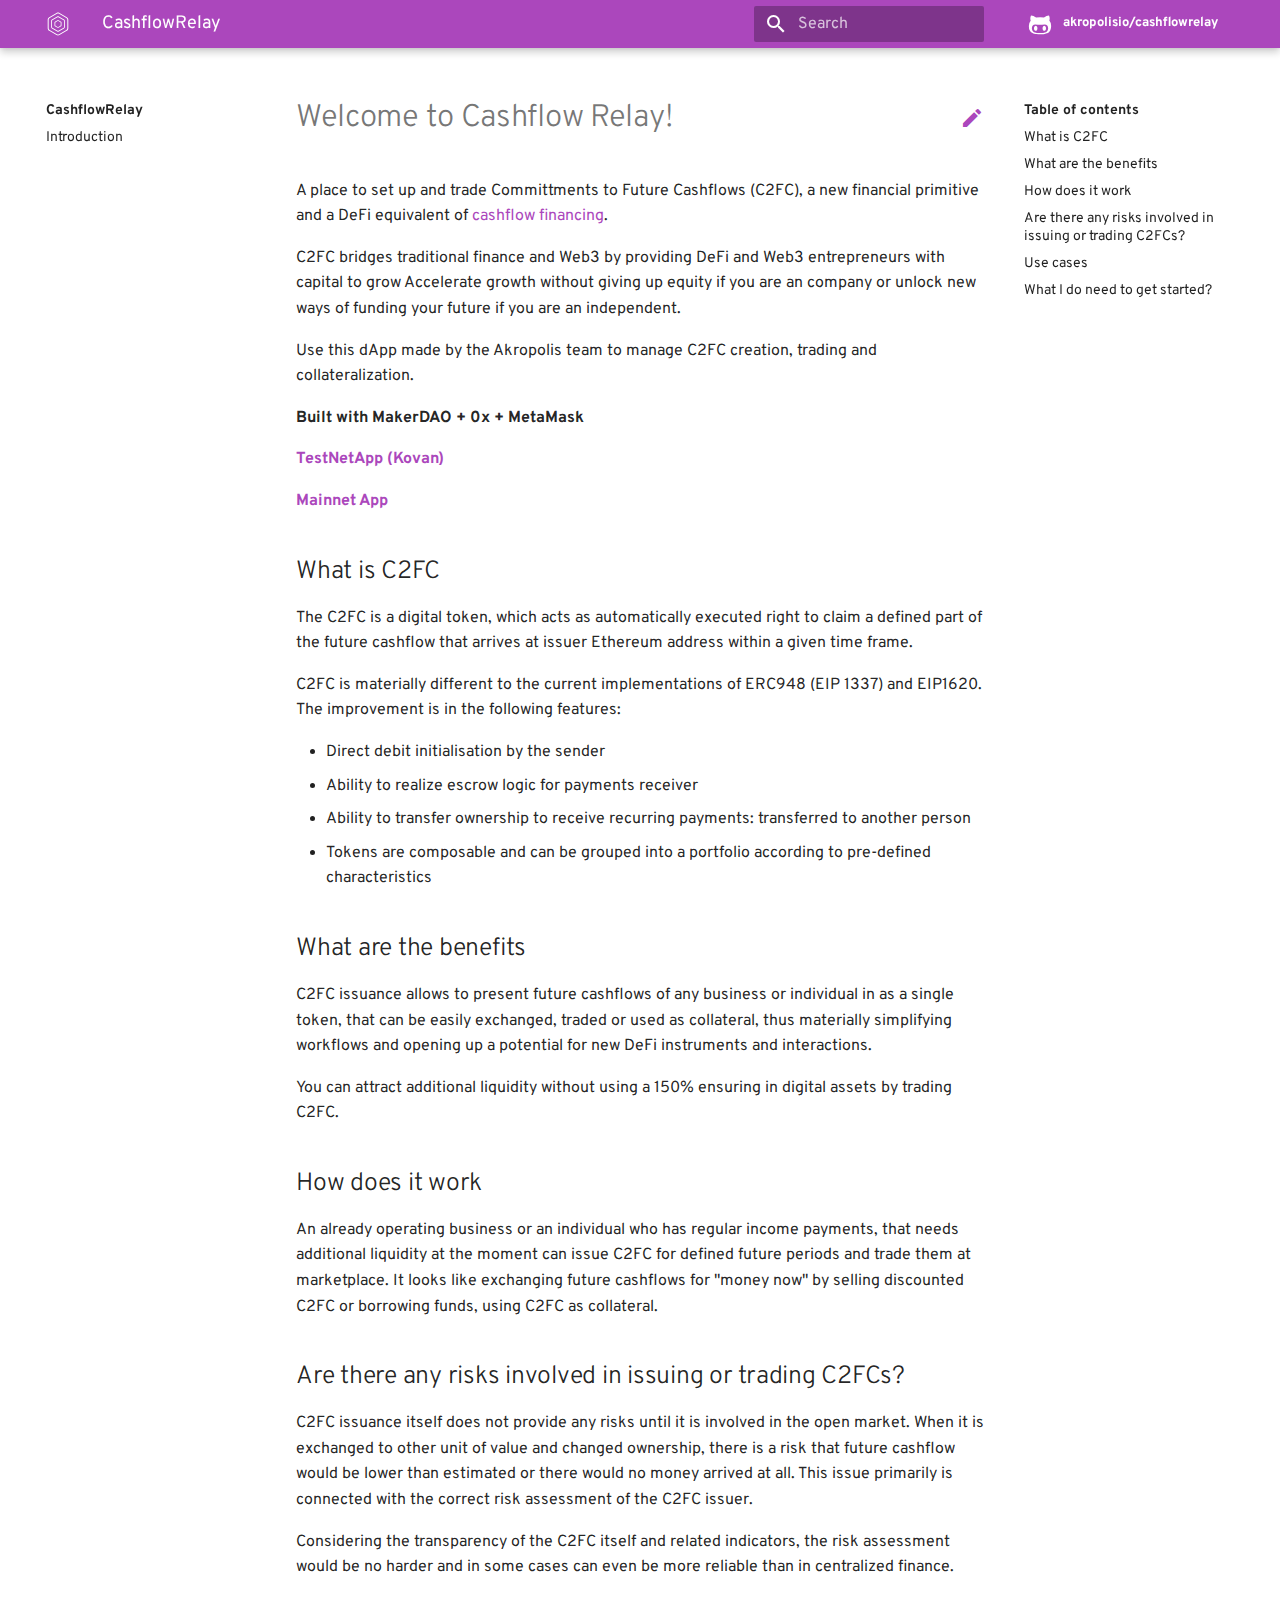
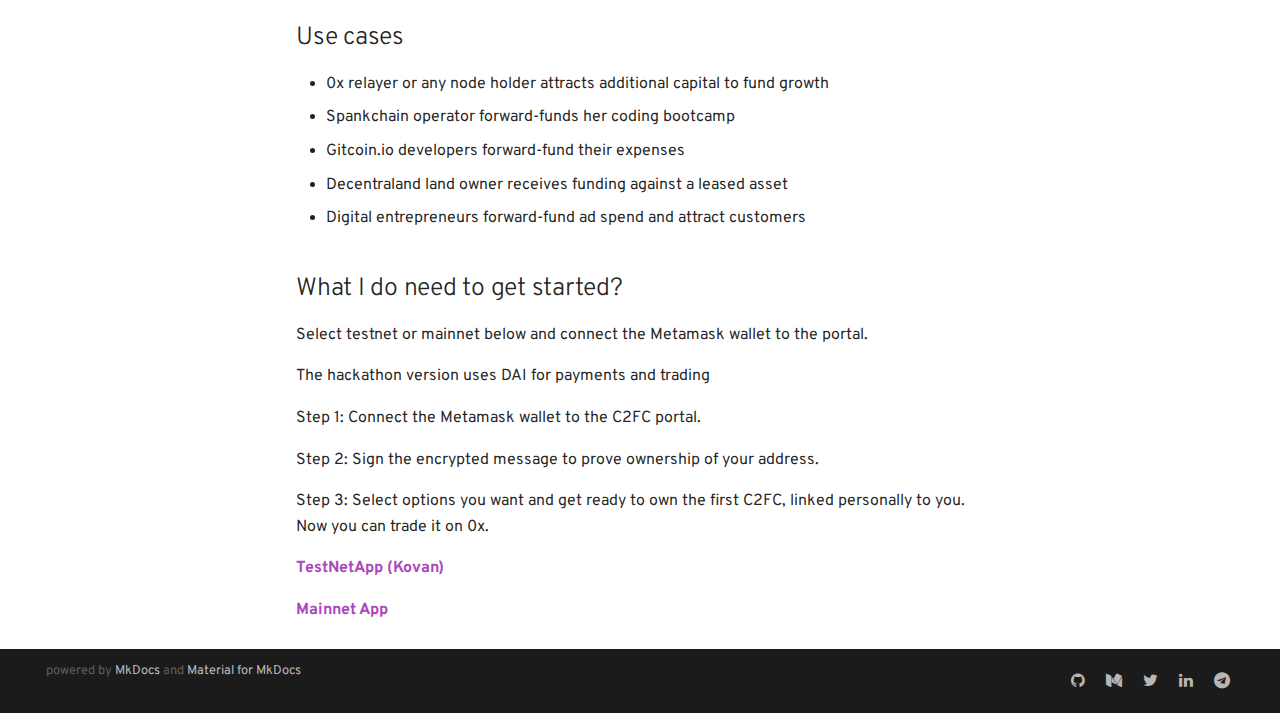
<file: index copy/index.html>
<!doctype html>
<html lang="en" class="no-js">
  <head>
    
      <meta charset="utf-8">
      <meta name="viewport" content="width=device-width,initial-scale=1">
      <meta http-equiv="x-ua-compatible" content="ie=edge">
      
        <meta name="description" content="CashflowRelay">
      
      
      
      
        <meta name="lang:clipboard.copy" content="Copy to clipboard">
      
        <meta name="lang:clipboard.copied" content="Copied to clipboard">
      
        <meta name="lang:search.language" content="en">
      
        <meta name="lang:search.pipeline.stopwords" content="True">
      
        <meta name="lang:search.pipeline.trimmer" content="True">
      
        <meta name="lang:search.result.none" content="No matching documents">
      
        <meta name="lang:search.result.one" content="1 matching document">
      
        <meta name="lang:search.result.other" content="# matching documents">
      
        <meta name="lang:search.tokenizer" content="[\s\-]+">
      
      <link rel="shortcut icon" href="../images/favicon.ico">
      <meta name="generator" content="mkdocs-1.0.4, mkdocs-material-3.2.0">
    
    
      
        <title>Welcome to Cashflow Relay! - CashflowRelay</title>
      
    
    
      <link rel="stylesheet" href="../assets/stylesheets/application.572ca0f0.css">
      
        <link rel="stylesheet" href="../assets/stylesheets/application-palette.22915126.css">
      
      
        
        
        <meta name="theme-color" content="#ab47bc">
      
    
    
      <script src="../assets/javascripts/modernizr.8c900955.js"></script>
    
    
      
        <link href="https://fonts.gstatic.com" rel="preconnect" crossorigin>
        <link rel="stylesheet" href="https://fonts.googleapis.com/css?family=Overpass:300,400,400i,700|Overpass+Mono">
        <style>body,input{font-family:"Overpass","Helvetica Neue",Helvetica,Arial,sans-serif}code,kbd,pre{font-family:"Overpass Mono","Courier New",Courier,monospace}</style>
      
    
    <link rel="stylesheet" href="../assets/fonts/material-icons.css">
    
    
    
  </head>
  
    
    
    <body dir="ltr" data-md-color-primary="purple" data-md-color-accent="purple">
  
    <svg class="md-svg">
      <defs>
        
        
          <svg xmlns="http://www.w3.org/2000/svg" width="416" height="448"
    viewBox="0 0 416 448" id="__github">
  <path fill="currentColor" d="M160 304q0 10-3.125 20.5t-10.75 19-18.125
        8.5-18.125-8.5-10.75-19-3.125-20.5 3.125-20.5 10.75-19 18.125-8.5
        18.125 8.5 10.75 19 3.125 20.5zM320 304q0 10-3.125 20.5t-10.75
        19-18.125 8.5-18.125-8.5-10.75-19-3.125-20.5 3.125-20.5 10.75-19
        18.125-8.5 18.125 8.5 10.75 19 3.125 20.5zM360
        304q0-30-17.25-51t-46.75-21q-10.25 0-48.75 5.25-17.75 2.75-39.25
        2.75t-39.25-2.75q-38-5.25-48.75-5.25-29.5 0-46.75 21t-17.25 51q0 22 8
        38.375t20.25 25.75 30.5 15 35 7.375 37.25 1.75h42q20.5 0
        37.25-1.75t35-7.375 30.5-15 20.25-25.75 8-38.375zM416 260q0 51.75-15.25
        82.75-9.5 19.25-26.375 33.25t-35.25 21.5-42.5 11.875-42.875 5.5-41.75
        1.125q-19.5 0-35.5-0.75t-36.875-3.125-38.125-7.5-34.25-12.875-30.25-20.25-21.5-28.75q-15.5-30.75-15.5-82.75
        0-59.25 34-99-6.75-20.5-6.75-42.5 0-29 12.75-54.5 27 0 47.5 9.875t47.25
        30.875q36.75-8.75 77.25-8.75 37 0 70 8 26.25-20.5
        46.75-30.25t47.25-9.75q12.75 25.5 12.75 54.5 0 21.75-6.75 42 34 40 34
        99.5z" />
</svg>
        
      </defs>
    </svg>
    <input class="md-toggle" data-md-toggle="drawer" type="checkbox" id="__drawer" autocomplete="off">
    <input class="md-toggle" data-md-toggle="search" type="checkbox" id="__search" autocomplete="off">
    <label class="md-overlay" data-md-component="overlay" for="__drawer"></label>
    
      <a href="#welcome-to-cashflow-relay" tabindex="1" class="md-skip">
        Skip to content
      </a>
    
    
      <header class="md-header" data-md-component="header">
  <nav class="md-header-nav md-grid">
    <div class="md-flex">
      <div class="md-flex__cell md-flex__cell--shrink">
        <a href=".." title="CashflowRelay" class="md-header-nav__button md-logo">
          
            <img src="../images/logo.svg" width="24" height="24">
          
        </a>
      </div>
      <div class="md-flex__cell md-flex__cell--shrink">
        <label class="md-icon md-icon--menu md-header-nav__button" for="__drawer"></label>
      </div>
      <div class="md-flex__cell md-flex__cell--stretch">
        <div class="md-flex__ellipsis md-header-nav__title" data-md-component="title">
          
            
              <span class="md-header-nav__topic">
                CashflowRelay
              </span>
              <span class="md-header-nav__topic">
                Welcome to Cashflow Relay!
              </span>
            
          
        </div>
      </div>
      <div class="md-flex__cell md-flex__cell--shrink">
        
          
            <label class="md-icon md-icon--search md-header-nav__button" for="__search"></label>
            
<div class="md-search" data-md-component="search" role="dialog">
  <label class="md-search__overlay" for="__search"></label>
  <div class="md-search__inner" role="search">
    <form class="md-search__form" name="search">
      <input type="text" class="md-search__input" name="query" placeholder="Search" autocapitalize="off" autocorrect="off" autocomplete="off" spellcheck="false" data-md-component="query" data-md-state="active">
      <label class="md-icon md-search__icon" for="__search"></label>
      <button type="reset" class="md-icon md-search__icon" data-md-component="reset" tabindex="-1">
        &#xE5CD;
      </button>
    </form>
    <div class="md-search__output">
      <div class="md-search__scrollwrap" data-md-scrollfix>
        <div class="md-search-result" data-md-component="result">
          <div class="md-search-result__meta">
            Type to start searching
          </div>
          <ol class="md-search-result__list"></ol>
        </div>
      </div>
    </div>
  </div>
</div>
          
        
      </div>
      
        <div class="md-flex__cell md-flex__cell--shrink">
          <div class="md-header-nav__source">
            


  


  <a href="https://github.com/akropolisio/cashflowrelay-testnet/" title="Go to repository" class="md-source" data-md-source="github">
    
      <div class="md-source__icon">
        <svg viewBox="0 0 24 24" width="24" height="24">
          <use xlink:href="#__github" width="24" height="24"></use>
        </svg>
      </div>
    
    <div class="md-source__repository">
      akropolisio/cashflowrelay
    </div>
  </a>

          </div>
        </div>
      
    </div>
  </nav>
</header>
    
    <div class="md-container">
      
        
      
      
      <main class="md-main">
        <div class="md-main__inner md-grid" data-md-component="container">
          
            
              <div class="md-sidebar md-sidebar--primary" data-md-component="navigation">
                <div class="md-sidebar__scrollwrap">
                  <div class="md-sidebar__inner">
                    <nav class="md-nav md-nav--primary" data-md-level="0">
  <label class="md-nav__title md-nav__title--site" for="__drawer">
    <a href=".." title="CashflowRelay" class="md-nav__button md-logo">
      
        <img src="../images/logo.svg" width="48" height="48">
      
    </a>
    CashflowRelay
  </label>
  
    <div class="md-nav__source">
      


  


  <a href="https://github.com/akropolisio/cashflowrelay-testnet/" title="Go to repository" class="md-source" data-md-source="github">
    
      <div class="md-source__icon">
        <svg viewBox="0 0 24 24" width="24" height="24">
          <use xlink:href="#__github" width="24" height="24"></use>
        </svg>
      </div>
    
    <div class="md-source__repository">
      akropolisio/cashflowrelay
    </div>
  </a>

    </div>
  
  <ul class="md-nav__list" data-md-scrollfix>
    
      
      
      


  <li class="md-nav__item">
    <a href=".." title="Introduction" class="md-nav__link">
      Introduction
    </a>
  </li>

    
  </ul>
</nav>
                  </div>
                </div>
              </div>
            
            
              <div class="md-sidebar md-sidebar--secondary" data-md-component="toc">
                <div class="md-sidebar__scrollwrap">
                  <div class="md-sidebar__inner">
                    
<nav class="md-nav md-nav--secondary">
  
  
    
  
  
    <label class="md-nav__title" for="__toc">Table of contents</label>
    <ul class="md-nav__list" data-md-scrollfix>
      
        <li class="md-nav__item">
  <a href="#what-is-c2fc" title="What is C2FC" class="md-nav__link">
    What is C2FC
  </a>
  
</li>
      
        <li class="md-nav__item">
  <a href="#what-are-the-benefits" title="What are the benefits" class="md-nav__link">
    What are the benefits
  </a>
  
</li>
      
        <li class="md-nav__item">
  <a href="#how-does-it-work" title="How does it work" class="md-nav__link">
    How does it work
  </a>
  
</li>
      
        <li class="md-nav__item">
  <a href="#are-there-any-risks-involved-in-issuing-or-trading-c2fcs" title="Are there any risks involved in issuing or trading C2FCs?" class="md-nav__link">
    Are there any risks involved in issuing or trading C2FCs?
  </a>
  
</li>
      
        <li class="md-nav__item">
  <a href="#use-cases" title="Use cases" class="md-nav__link">
    Use cases
  </a>
  
</li>
      
        <li class="md-nav__item">
  <a href="#what-i-do-need-to-get-started" title="What I do need to get started?" class="md-nav__link">
    What I do need to get started?
  </a>
  
</li>
      
      
      
      
      
    </ul>
  
</nav>
                  </div>
                </div>
              </div>
            
          
          <div class="md-content">
            <article class="md-content__inner md-typeset">
              
                
                  <a href="https://github.com/akropolisio/cashflowrelay-testnet/edit/master/docs/index copy.md" title="Edit this page" class="md-icon md-content__icon">&#xE3C9;</a>
                
                
                <h1 id="welcome-to-cashflow-relay">Welcome to Cashflow Relay!</h1>
<p>A place to set up and trade Committments to Future Cashflows (C2FC), a new financial primitive and a DeFi equivalent of <a href="https://www.investopedia.com/terms/c/cash-flow-financing.asp">cashflow financing</a>.</p>
<p>C2FC bridges traditional finance and Web3 by providing DeFi and Web3 entrepreneurs with capital to grow Accelerate growth without giving up equity if you are an company or unlock new ways of funding your future if you are an independent.</p>
<p>Use this dApp made by the Akropolis team to manage C2FC creation, trading and collateralization.</p>
<p><strong>Built with MakerDAO + 0x + MetaMask</strong></p>
<p><a href="https://testnet.cashflowrelay.com/"><strong>TestNetApp (Kovan)</strong></a> </p>
<p><a href="https://mainnet.cashflowrelay.com/"><strong>Mainnet App</strong></a></p>
<h2 id="what-is-c2fc">What is C2FC</h2>
<p>The C2FC is a digital token, which acts as automatically executed right to claim a defined part of the future cashflow that arrives at issuer Ethereum address within a given time frame.</p>
<p>C2FC is materially different to the current implementations of ERC948 (EIP 1337) and EIP1620. The improvement is in the following features: </p>
<ul>
<li>
<p>Direct debit initialisation by the sender</p>
</li>
<li>
<p>Ability to realize escrow logic for payments receiver</p>
</li>
<li>
<p>Ability to transfer ownership to receive recurring payments: transferred to another person</p>
</li>
<li>
<p>Tokens are composable and can be grouped into a portfolio according to pre-defined characteristics</p>
</li>
</ul>
<h2 id="what-are-the-benefits">What are the benefits</h2>
<p>C2FC issuance allows to present future cashflows of any business or individual in as a single token, that can be easily exchanged, traded or used as collateral, thus materially simplifying workflows and opening up a potential for new DeFi instruments and interactions.</p>
<p>You can attract additional liquidity without using a 150% ensuring in digital assets by trading C2FC.</p>
<h2 id="how-does-it-work">How does it work</h2>
<p>An already operating business or an individual who has regular income payments, that needs additional liquidity at the moment can issue C2FC for defined future periods and trade them at marketplace. It looks like exchanging future cashflows for "money now" by selling discounted C2FC or borrowing funds, using C2FC as collateral. </p>
<h2 id="are-there-any-risks-involved-in-issuing-or-trading-c2fcs">Are there any risks involved in issuing or trading C2FCs?</h2>
<p>C2FC issuance itself does not provide any risks until it is involved in the open market. When it is exchanged to other unit of value and changed ownership, there is a risk that future cashflow would be lower than estimated or there would no money arrived at all. This issue primarily is connected with the correct risk assessment of the C2FC issuer.</p>
<p>Considering the transparency of the C2FC itself and related indicators, the risk assessment would be no harder and in some cases can even be more reliable than in centralized finance. </p>
<h2 id="use-cases">Use cases</h2>
<ul>
<li>0x relayer or any node holder attracts additional capital to fund growth</li>
<li>Spankchain operator forward-funds her coding bootcamp</li>
<li>Gitcoin.io developers forward-fund their expenses</li>
<li>Decentraland land owner receives funding against a leased asset</li>
<li>Digital entrepreneurs forward-fund ad spend and attract customers</li>
</ul>
<h2 id="what-i-do-need-to-get-started">What I do need to get started?</h2>
<p>Select testnet or mainnet below and connect the Metamask wallet to the portal. </p>
<p>The hackathon version uses DAI for payments and trading </p>
<p>Step 1: Connect the Metamask wallet to the C2FC portal. </p>
<p>Step 2: Sign the encrypted message to prove ownership of your address. </p>
<p>Step 3: Select options you want and get ready to own the first C2FC, linked personally to you. Now you can trade it on 0x.</p>
<p><a href="https://testnet.cashflowrelay.com/"><strong>TestNetApp (Kovan)</strong></a> </p>
<p><a href="https://mainnet.cashflowrelay.com/"><strong>Mainnet App</strong></a></p>
                
                  
                
              
              
                


              
            </article>
          </div>
        </div>
      </main>
      
        
<footer class="md-footer">
  
  <div class="md-footer-meta md-typeset">
    <div class="md-footer-meta__inner md-grid">
      <div class="md-footer-copyright">
        
        powered by
        <a href="https://www.mkdocs.org">MkDocs</a>
        and
        <a href="https://squidfunk.github.io/mkdocs-material/">
          Material for MkDocs</a>
      </div>
      
        
  <div class="md-footer-social">
    <link rel="stylesheet" href="../assets/fonts/font-awesome.css">
    
      <a href="https://github.com/akropolisio" class="md-footer-social__link fa fa-github"></a>
    
      <a href="https://medium.com/@akropolis" class="md-footer-social__link fa fa-medium"></a>
    
      <a href="https://twitter.com/akropolisio" class="md-footer-social__link fa fa-twitter"></a>
    
      <a href="https://www.linkedin.com/company/akropolisio/" class="md-footer-social__link fa fa-linkedin"></a>
    
      <a href="https://t.me/akropolis_official" class="md-footer-social__link fa fa-telegram"></a>
    
  </div>

      
    </div>
  </div>
</footer>
      
    </div>
    
      <script src="../assets/javascripts/application.b41f3d20.js"></script>
      
      <script>app.initialize({version:"1.0.4",url:{base:".."}})</script>
      
    
    
      
    
  </body>
</html>
</file>
<file: assets/stylesheets/application.572ca0f0.css>
@charset "UTF-8";html{box-sizing:border-box}*,:after,:before{box-sizing:inherit}html{-webkit-text-size-adjust:none;-moz-text-size-adjust:none;-ms-text-size-adjust:none;text-size-adjust:none}body{margin:0}hr{overflow:visible;box-sizing:content-box}a{-webkit-text-decoration-skip:objects}a,button,input,label{-webkit-tap-highlight-color:transparent}a{color:inherit;text-decoration:none}small,sub,sup{font-size:80%}sub,sup{position:relative;line-height:0;vertical-align:baseline}sub{bottom:-.25em}sup{top:-.5em}img{border-style:none}table{border-collapse:separate;border-spacing:0}td,th{font-weight:400;vertical-align:top}button{margin:0;padding:0;border:0;outline-style:none;background:transparent;font-size:inherit}input{border:0;outline:0}.md-clipboard:before,.md-icon,.md-nav__button,.md-nav__link:after,.md-nav__title:before,.md-search-result__article--document:before,.md-source-file:before,.md-typeset .admonition>.admonition-title:before,.md-typeset .admonition>summary:before,.md-typeset .critic.comment:before,.md-typeset .footnote-backref,.md-typeset .task-list-control .task-list-indicator:before,.md-typeset details>.admonition-title:before,.md-typeset details>summary:before,.md-typeset summary:after{font-family:Material Icons;font-style:normal;font-variant:normal;font-weight:400;line-height:1;text-transform:none;white-space:nowrap;speak:none;word-wrap:normal;direction:ltr}.md-content__icon,.md-footer-nav__button,.md-header-nav__button,.md-nav__button,.md-nav__title:before,.md-search-result__article--document:before{display:inline-block;margin:.4rem;padding:.8rem;font-size:2.4rem;cursor:pointer}.md-icon--arrow-back:before{content:""}.md-icon--arrow-forward:before{content:""}.md-icon--menu:before{content:""}.md-icon--search:before{content:""}[dir=rtl] .md-icon--arrow-back:before{content:""}[dir=rtl] .md-icon--arrow-forward:before{content:""}body{-webkit-font-smoothing:antialiased;-moz-osx-font-smoothing:grayscale}body,input{color:rgba(0,0,0,.87);-webkit-font-feature-settings:"kern","liga";font-feature-settings:"kern","liga";font-family:Helvetica Neue,Helvetica,Arial,sans-serif}code,kbd,pre{color:rgba(0,0,0,.87);-webkit-font-feature-settings:"kern";font-feature-settings:"kern";font-family:Courier New,Courier,monospace}.md-typeset{font-size:1.6rem;line-height:1.6;-webkit-print-color-adjust:exact}.md-typeset blockquote,.md-typeset ol,.md-typeset p,.md-typeset ul{margin:1em 0}.md-typeset h1{margin:0 0 4rem;color:rgba(0,0,0,.54);font-size:3.125rem;line-height:1.3}.md-typeset h1,.md-typeset h2{font-weight:300;letter-spacing:-.01em}.md-typeset h2{margin:4rem 0 1.6rem;font-size:2.5rem;line-height:1.4}.md-typeset h3{margin:3.2rem 0 1.6rem;font-size:2rem;font-weight:400;letter-spacing:-.01em;line-height:1.5}.md-typeset h2+h3{margin-top:1.6rem}.md-typeset h4{font-size:1.6rem}.md-typeset h4,.md-typeset h5,.md-typeset h6{margin:1.6rem 0;font-weight:700;letter-spacing:-.01em}.md-typeset h5,.md-typeset h6{color:rgba(0,0,0,.54);font-size:1.28rem}.md-typeset h5{text-transform:uppercase}.md-typeset hr{margin:1.5em 0;border-bottom:.1rem dotted rgba(0,0,0,.26)}.md-typeset a{color:#3f51b5;word-break:break-word}.md-typeset a,.md-typeset a:before{transition:color .125s}.md-typeset a:active,.md-typeset a:hover{color:#536dfe}.md-typeset code,.md-typeset pre{background-color:hsla(0,0%,92.5%,.5);color:#37474f;font-size:85%;direction:ltr}.md-typeset code{margin:0 .29412em;padding:.07353em 0;border-radius:.2rem;box-shadow:.29412em 0 0 hsla(0,0%,92.5%,.5),-.29412em 0 0 hsla(0,0%,92.5%,.5);word-break:break-word;-webkit-box-decoration-break:clone;box-decoration-break:clone}.md-typeset h1 code,.md-typeset h2 code,.md-typeset h3 code,.md-typeset h4 code,.md-typeset h5 code,.md-typeset h6 code{margin:0;background-color:transparent;box-shadow:none}.md-typeset a>code{margin:inherit;padding:inherit;border-radius:none;background-color:inherit;color:inherit;box-shadow:none}.md-typeset pre{position:relative;margin:1em 0;border-radius:.2rem;line-height:1.4;-webkit-overflow-scrolling:touch}.md-typeset pre>code{display:block;margin:0;padding:1.05rem 1.2rem;background-color:transparent;font-size:inherit;box-shadow:none;-webkit-box-decoration-break:none;box-decoration-break:none;overflow:auto}.md-typeset pre>code::-webkit-scrollbar{width:.4rem;height:.4rem}.md-typeset pre>code::-webkit-scrollbar-thumb{background-color:rgba(0,0,0,.26)}.md-typeset pre>code::-webkit-scrollbar-thumb:hover{background-color:#536dfe}.md-typeset kbd{padding:0 .29412em;border-radius:.3rem;border:.1rem solid #c9c9c9;border-bottom-color:#bcbcbc;background-color:#fcfcfc;color:#555;font-size:85%;box-shadow:0 .1rem 0 #b0b0b0;word-break:break-word}.md-typeset mark{margin:0 .25em;padding:.0625em 0;border-radius:.2rem;background-color:rgba(255,235,59,.5);box-shadow:.25em 0 0 rgba(255,235,59,.5),-.25em 0 0 rgba(255,235,59,.5);word-break:break-word;-webkit-box-decoration-break:clone;box-decoration-break:clone}.md-typeset abbr{border-bottom:.1rem dotted rgba(0,0,0,.54);text-decoration:none;cursor:help}.md-typeset small{opacity:.75}.md-typeset sub,.md-typeset sup{margin-left:.07812em}[dir=rtl] .md-typeset sub,[dir=rtl] .md-typeset sup{margin-right:.07812em;margin-left:0}.md-typeset blockquote{padding-left:1.2rem;border-left:.4rem solid rgba(0,0,0,.26);color:rgba(0,0,0,.54)}[dir=rtl] .md-typeset blockquote{padding-right:1.2rem;padding-left:0;border-right:.4rem solid rgba(0,0,0,.26);border-left:initial}.md-typeset ul{list-style-type:disc}.md-typeset ol,.md-typeset ul{margin-left:.625em;padding:0}[dir=rtl] .md-typeset ol,[dir=rtl] .md-typeset ul{margin-right:.625em;margin-left:0}.md-typeset ol ol,.md-typeset ul ol{list-style-type:lower-alpha}.md-typeset ol ol ol,.md-typeset ul ol ol{list-style-type:lower-roman}.md-typeset ol li,.md-typeset ul li{margin-bottom:.5em;margin-left:1.25em}[dir=rtl] .md-typeset ol li,[dir=rtl] .md-typeset ul li{margin-right:1.25em;margin-left:0}.md-typeset ol li blockquote,.md-typeset ol li p,.md-typeset ul li blockquote,.md-typeset ul li p{margin:.5em 0}.md-typeset ol li:last-child,.md-typeset ul li:last-child{margin-bottom:0}.md-typeset ol li ol,.md-typeset ol li ul,.md-typeset ul li ol,.md-typeset ul li ul{margin:.5em 0 .5em .625em}[dir=rtl] .md-typeset ol li ol,[dir=rtl] .md-typeset ol li ul,[dir=rtl] .md-typeset ul li ol,[dir=rtl] .md-typeset ul li ul{margin-right:.625em;margin-left:0}.md-typeset dd{margin:1em 0 1em 1.875em}[dir=rtl] .md-typeset dd{margin-right:1.875em;margin-left:0}.md-typeset iframe,.md-typeset img,.md-typeset svg{max-width:100%}.md-typeset table:not([class]){box-shadow:0 2px 2px 0 rgba(0,0,0,.14),0 1px 5px 0 rgba(0,0,0,.12),0 3px 1px -2px rgba(0,0,0,.2);display:inline-block;max-width:100%;border-radius:.2rem;font-size:1.28rem;overflow:auto;-webkit-overflow-scrolling:touch}.md-typeset table:not([class])+*{margin-top:1.5em}.md-typeset table:not([class]) td:not([align]),.md-typeset table:not([class]) th:not([align]){text-align:left}[dir=rtl] .md-typeset table:not([class]) td:not([align]),[dir=rtl] .md-typeset table:not([class]) th:not([align]){text-align:right}.md-typeset table:not([class]) th{min-width:10rem;padding:1.2rem 1.6rem;background-color:rgba(0,0,0,.54);color:#fff;vertical-align:top}.md-typeset table:not([class]) td{padding:1.2rem 1.6rem;border-top:.1rem solid rgba(0,0,0,.07);vertical-align:top}.md-typeset table:not([class]) tr:first-child td{border-top:0}.md-typeset table:not([class]) a{word-break:normal}.md-typeset__scrollwrap{margin:1em -1.6rem;overflow-x:auto;-webkit-overflow-scrolling:touch}.md-typeset .md-typeset__table{display:inline-block;margin-bottom:.5em;padding:0 1.6rem}.md-typeset .md-typeset__table table{display:table;width:100%;margin:0;overflow:hidden}html{font-size:62.5%;overflow-x:hidden}body,html{height:100%}body{position:relative}hr{display:block;height:.1rem;padding:0;border:0}.md-svg{display:none}.md-grid{max-width:122rem;margin-right:auto;margin-left:auto}.md-container,.md-main{overflow:auto}.md-container{display:table;width:100%;height:100%;padding-top:4.8rem;table-layout:fixed}.md-main{display:table-row;height:100%}.md-main__inner{height:100%;padding-top:3rem;padding-bottom:.1rem}.md-toggle{display:none}.md-overlay{position:fixed;top:0;width:0;height:0;transition:width 0s .25s,height 0s .25s,opacity .25s;background-color:rgba(0,0,0,.54);opacity:0;z-index:3}.md-flex{display:table}.md-flex__cell{display:table-cell;position:relative;vertical-align:top}.md-flex__cell--shrink{width:0}.md-flex__cell--stretch{display:table;width:100%;table-layout:fixed}.md-flex__ellipsis{display:table-cell;text-overflow:ellipsis;white-space:nowrap;overflow:hidden}.md-skip{position:fixed;width:.1rem;height:.1rem;margin:1rem;padding:.6rem 1rem;clip:rect(.1rem);-webkit-transform:translateY(.8rem);transform:translateY(.8rem);border-radius:.2rem;background-color:rgba(0,0,0,.87);color:#fff;font-size:1.28rem;opacity:0;overflow:hidden}.md-skip:focus{width:auto;height:auto;clip:auto;-webkit-transform:translateX(0);transform:translateX(0);transition:opacity .175s 75ms,-webkit-transform .25s cubic-bezier(.4,0,.2,1);transition:transform .25s cubic-bezier(.4,0,.2,1),opacity .175s 75ms;transition:transform .25s cubic-bezier(.4,0,.2,1),opacity .175s 75ms,-webkit-transform .25s cubic-bezier(.4,0,.2,1);opacity:1;z-index:10}@page{margin:25mm}.md-clipboard{position:absolute;top:.6rem;right:.6rem;width:2.8rem;height:2.8rem;border-radius:.2rem;font-size:1.6rem;cursor:pointer;z-index:1;-webkit-backface-visibility:hidden;backface-visibility:hidden}.md-clipboard:before{transition:color .25s,opacity .25s;color:rgba(0,0,0,.07);content:"\E14D"}.codehilite:hover .md-clipboard:before,.md-typeset .highlight:hover .md-clipboard:before,pre:hover .md-clipboard:before{color:rgba(0,0,0,.54)}.md-clipboard:focus:before,.md-clipboard:hover:before{color:#536dfe}.md-clipboard__message{display:block;position:absolute;top:0;right:3.4rem;padding:.6rem 1rem;-webkit-transform:translateX(.8rem);transform:translateX(.8rem);transition:opacity .175s,-webkit-transform .25s cubic-bezier(.9,.1,.9,0);transition:transform .25s cubic-bezier(.9,.1,.9,0),opacity .175s;transition:transform .25s cubic-bezier(.9,.1,.9,0),opacity .175s,-webkit-transform .25s cubic-bezier(.9,.1,.9,0);border-radius:.2rem;background-color:rgba(0,0,0,.54);color:#fff;font-size:1.28rem;white-space:nowrap;opacity:0;pointer-events:none}.md-clipboard__message--active{-webkit-transform:translateX(0);transform:translateX(0);transition:opacity .175s 75ms,-webkit-transform .25s cubic-bezier(.4,0,.2,1);transition:transform .25s cubic-bezier(.4,0,.2,1),opacity .175s 75ms;transition:transform .25s cubic-bezier(.4,0,.2,1),opacity .175s 75ms,-webkit-transform .25s cubic-bezier(.4,0,.2,1);opacity:1;pointer-events:auto}.md-clipboard__message:before{content:attr(aria-label)}.md-clipboard__message:after{display:block;position:absolute;top:50%;right:-.4rem;width:0;margin-top:-.4rem;border-color:transparent rgba(0,0,0,.54);border-style:solid;border-width:.4rem 0 .4rem .4rem;content:""}.md-content__inner{margin:0 1.6rem 2.4rem;padding-top:1.2rem}.md-content__inner:before{display:block;height:.8rem;content:""}.md-content__inner>:last-child{margin-bottom:0}.md-content__icon{position:relative;margin:.8rem 0;padding:0;float:right}.md-typeset .md-content__icon{color:rgba(0,0,0,.26)}.md-header{position:fixed;top:0;right:0;left:0;height:4.8rem;transition:background-color .25s,color .25s;background-color:#3f51b5;color:#fff;box-shadow:none;z-index:2;-webkit-backface-visibility:hidden;backface-visibility:hidden}.no-js .md-header{transition:none;box-shadow:none}.md-header[data-md-state=shadow]{transition:background-color .25s,color .25s,box-shadow .25s;box-shadow:0 0 .4rem rgba(0,0,0,.1),0 .4rem .8rem rgba(0,0,0,.2)}.md-header-nav{padding:0 .4rem}.md-header-nav__button{position:relative;transition:opacity .25s;z-index:1}.md-header-nav__button:hover{opacity:.7}.md-header-nav__button.md-logo *{display:block}.no-js .md-header-nav__button.md-icon--search{display:none}.md-header-nav__topic{display:block;position:absolute;transition:opacity .15s,-webkit-transform .4s cubic-bezier(.1,.7,.1,1);transition:transform .4s cubic-bezier(.1,.7,.1,1),opacity .15s;transition:transform .4s cubic-bezier(.1,.7,.1,1),opacity .15s,-webkit-transform .4s cubic-bezier(.1,.7,.1,1);text-overflow:ellipsis;white-space:nowrap;overflow:hidden}.md-header-nav__topic+.md-header-nav__topic{-webkit-transform:translateX(2.5rem);transform:translateX(2.5rem);transition:opacity .15s,-webkit-transform .4s cubic-bezier(1,.7,.1,.1);transition:transform .4s cubic-bezier(1,.7,.1,.1),opacity .15s;transition:transform .4s cubic-bezier(1,.7,.1,.1),opacity .15s,-webkit-transform .4s cubic-bezier(1,.7,.1,.1);opacity:0;z-index:-1;pointer-events:none}[dir=rtl] .md-header-nav__topic+.md-header-nav__topic{-webkit-transform:translateX(-2.5rem);transform:translateX(-2.5rem)}.no-js .md-header-nav__topic{position:static}.no-js .md-header-nav__topic+.md-header-nav__topic{display:none}.md-header-nav__title{padding:0 2rem;font-size:1.8rem;line-height:4.8rem}.md-header-nav__title[data-md-state=active] .md-header-nav__topic{-webkit-transform:translateX(-2.5rem);transform:translateX(-2.5rem);transition:opacity .15s,-webkit-transform .4s cubic-bezier(1,.7,.1,.1);transition:transform .4s cubic-bezier(1,.7,.1,.1),opacity .15s;transition:transform .4s cubic-bezier(1,.7,.1,.1),opacity .15s,-webkit-transform .4s cubic-bezier(1,.7,.1,.1);opacity:0;z-index:-1;pointer-events:none}[dir=rtl] .md-header-nav__title[data-md-state=active] .md-header-nav__topic{-webkit-transform:translateX(2.5rem);transform:translateX(2.5rem)}.md-header-nav__title[data-md-state=active] .md-header-nav__topic+.md-header-nav__topic{-webkit-transform:translateX(0);transform:translateX(0);transition:opacity .15s,-webkit-transform .4s cubic-bezier(.1,.7,.1,1);transition:transform .4s cubic-bezier(.1,.7,.1,1),opacity .15s;transition:transform .4s cubic-bezier(.1,.7,.1,1),opacity .15s,-webkit-transform .4s cubic-bezier(.1,.7,.1,1);opacity:1;z-index:0;pointer-events:auto}.md-header-nav__source{display:none}.md-hero{transition:background .25s;background-color:#3f51b5;color:#fff;font-size:2rem;overflow:hidden}.md-hero__inner{margin-top:2rem;padding:1.6rem 1.6rem .8rem;transition:opacity .25s,-webkit-transform .4s cubic-bezier(.1,.7,.1,1);transition:transform .4s cubic-bezier(.1,.7,.1,1),opacity .25s;transition:transform .4s cubic-bezier(.1,.7,.1,1),opacity .25s,-webkit-transform .4s cubic-bezier(.1,.7,.1,1);transition-delay:.1s}[data-md-state=hidden] .md-hero__inner{pointer-events:none;-webkit-transform:translateY(1.25rem);transform:translateY(1.25rem);transition:opacity .1s 0s,-webkit-transform 0s .4s;transition:transform 0s .4s,opacity .1s 0s;transition:transform 0s .4s,opacity .1s 0s,-webkit-transform 0s .4s;opacity:0}.md-hero--expand .md-hero__inner{margin-bottom:2.4rem}.md-footer-nav{background-color:rgba(0,0,0,.87);color:#fff}.md-footer-nav__inner{padding:.4rem;overflow:auto}.md-footer-nav__link{padding-top:2.8rem;padding-bottom:.8rem;transition:opacity .25s}.md-footer-nav__link:hover{opacity:.7}.md-footer-nav__link--prev{width:25%;float:left}[dir=rtl] .md-footer-nav__link--prev{float:right}.md-footer-nav__link--next{width:75%;float:right;text-align:right}[dir=rtl] .md-footer-nav__link--next{float:left;text-align:left}.md-footer-nav__button{transition:background .25s}.md-footer-nav__title{position:relative;padding:0 2rem;font-size:1.8rem;line-height:4.8rem}.md-footer-nav__direction{position:absolute;right:0;left:0;margin-top:-2rem;padding:0 2rem;color:hsla(0,0%,100%,.7);font-size:1.5rem}.md-footer-meta{background-color:rgba(0,0,0,.895)}.md-footer-meta__inner{padding:.4rem;overflow:auto}html .md-footer-meta.md-typeset a{color:hsla(0,0%,100%,.7)}html .md-footer-meta.md-typeset a:focus,html .md-footer-meta.md-typeset a:hover{color:#fff}.md-footer-copyright{margin:0 1.2rem;padding:.8rem 0;color:hsla(0,0%,100%,.3);font-size:1.28rem}.md-footer-copyright__highlight{color:hsla(0,0%,100%,.7)}.md-footer-social{margin:0 .8rem;padding:.4rem 0 1.2rem}.md-footer-social__link{display:inline-block;width:3.2rem;height:3.2rem;font-size:1.6rem;text-align:center}.md-footer-social__link:before{line-height:1.9}.md-nav{font-size:1.4rem;line-height:1.3}.md-nav__title{display:block;padding:0 1.2rem;font-weight:700;text-overflow:ellipsis;overflow:hidden}.md-nav__title:before{display:none;content:"\E5C4"}[dir=rtl] .md-nav__title:before{content:"\E5C8"}.md-nav__title .md-nav__button{display:none}.md-nav__list{margin:0;padding:0;list-style:none}.md-nav__item{padding:0 1.2rem}.md-nav__item:last-child{padding-bottom:1.2rem}.md-nav__item .md-nav__item{padding-right:0}[dir=rtl] .md-nav__item .md-nav__item{padding-right:1.2rem;padding-left:0}.md-nav__item .md-nav__item:last-child{padding-bottom:0}.md-nav__button img{width:100%;height:auto}.md-nav__link{display:block;margin-top:.625em;transition:color .125s;text-overflow:ellipsis;cursor:pointer;overflow:hidden}.md-nav__item--nested>.md-nav__link:after{content:"\E313"}html .md-nav__link[for=__toc]{display:none}html .md-nav__link[for=__toc]~.md-nav{display:none}html .md-nav__link[for=__toc]+.md-nav__link:after{display:none}.md-nav__link[data-md-state=blur]{color:rgba(0,0,0,.54)}.md-nav__link--active,.md-nav__link:active{color:#3f51b5}.md-nav__item--nested>.md-nav__link{color:inherit}.md-nav__link:focus,.md-nav__link:hover{color:#536dfe}.md-nav__source,.no-js .md-search{display:none}.md-search__overlay{opacity:0;z-index:1}.md-search__form{position:relative}.md-search__input{position:relative;padding:0 4.4rem 0 7.2rem;text-overflow:ellipsis;z-index:2}[dir=rtl] .md-search__input{padding:0 7.2rem 0 4.4rem}.md-search__input::-webkit-input-placeholder{transition:color .25s cubic-bezier(.1,.7,.1,1)}.md-search__input:-ms-input-placeholder{transition:color .25s cubic-bezier(.1,.7,.1,1)}.md-search__input::-ms-input-placeholder{transition:color .25s cubic-bezier(.1,.7,.1,1)}.md-search__input::placeholder{transition:color .25s cubic-bezier(.1,.7,.1,1)}.md-search__input::-webkit-input-placeholder,.md-search__input~.md-search__icon{color:rgba(0,0,0,.54)}.md-search__input:-ms-input-placeholder,.md-search__input~.md-search__icon{color:rgba(0,0,0,.54)}.md-search__input::-ms-input-placeholder,.md-search__input~.md-search__icon{color:rgba(0,0,0,.54)}.md-search__input::placeholder,.md-search__input~.md-search__icon{color:rgba(0,0,0,.54)}.md-search__input::-ms-clear{display:none}.md-search__icon{position:absolute;transition:color .25s cubic-bezier(.1,.7,.1,1),opacity .25s;font-size:2.4rem;cursor:pointer;z-index:2}.md-search__icon:hover{opacity:.7}.md-search__icon[for=__search]{top:.6rem;left:1rem}[dir=rtl] .md-search__icon[for=__search]{right:1rem;left:auto}.md-search__icon[for=__search]:before{content:"\E8B6"}.md-search__icon[type=reset]{top:.6rem;right:1rem;-webkit-transform:scale(.125);transform:scale(.125);transition:opacity .15s,-webkit-transform .15s cubic-bezier(.1,.7,.1,1);transition:transform .15s cubic-bezier(.1,.7,.1,1),opacity .15s;transition:transform .15s cubic-bezier(.1,.7,.1,1),opacity .15s,-webkit-transform .15s cubic-bezier(.1,.7,.1,1);opacity:0}[dir=rtl] .md-search__icon[type=reset]{right:auto;left:1rem}[data-md-toggle=search]:checked~.md-header .md-search__input:valid~.md-search__icon[type=reset]{-webkit-transform:scale(1);transform:scale(1);opacity:1}[data-md-toggle=search]:checked~.md-header .md-search__input:valid~.md-search__icon[type=reset]:hover{opacity:.7}.md-search__output{position:absolute;width:100%;border-radius:0 0 .2rem .2rem;overflow:hidden;z-index:1}.md-search__scrollwrap{height:100%;background-color:#fff;box-shadow:inset 0 .1rem 0 rgba(0,0,0,.07);overflow-y:auto;-webkit-overflow-scrolling:touch}.md-search-result{color:rgba(0,0,0,.87);word-break:break-word}.md-search-result__meta{padding:0 1.6rem;background-color:rgba(0,0,0,.07);color:rgba(0,0,0,.54);font-size:1.28rem;line-height:3.6rem}.md-search-result__list{margin:0;padding:0;border-top:.1rem solid rgba(0,0,0,.07);list-style:none}.md-search-result__item{box-shadow:0 -.1rem 0 rgba(0,0,0,.07)}.md-search-result__link{display:block;transition:background .25s;outline:0;overflow:hidden}.md-search-result__link:hover,.md-search-result__link[data-md-state=active]{background-color:rgba(83,109,254,.1)}.md-search-result__link:hover .md-search-result__article:before,.md-search-result__link[data-md-state=active] .md-search-result__article:before{opacity:.7}.md-search-result__link:last-child .md-search-result__teaser{margin-bottom:1.2rem}.md-search-result__article{position:relative;padding:0 1.6rem;overflow:auto}.md-search-result__article--document:before{position:absolute;left:0;margin:.2rem;transition:opacity .25s;color:rgba(0,0,0,.54);content:"\E880"}[dir=rtl] .md-search-result__article--document:before{right:0;left:auto}.md-search-result__article--document .md-search-result__title{margin:1.1rem 0;font-size:1.6rem;font-weight:400;line-height:1.4}.md-search-result__title{margin:.5em 0;font-size:1.28rem;font-weight:700;line-height:1.4}.md-search-result__teaser{display:-webkit-box;max-height:3.3rem;margin:.5em 0;color:rgba(0,0,0,.54);font-size:1.28rem;line-height:1.4;text-overflow:ellipsis;overflow:hidden;-webkit-line-clamp:2}.md-search-result em{font-style:normal;font-weight:700;text-decoration:underline}.md-sidebar{position:absolute;width:24.2rem;padding:2.4rem 0;overflow:hidden}.md-sidebar[data-md-state=lock]{position:fixed;top:4.8rem}.md-sidebar--secondary{display:none}.md-sidebar__scrollwrap{max-height:100%;margin:0 .4rem;overflow-y:auto;-webkit-backface-visibility:hidden;backface-visibility:hidden}.md-sidebar__scrollwrap::-webkit-scrollbar{width:.4rem;height:.4rem}.md-sidebar__scrollwrap::-webkit-scrollbar-thumb{background-color:rgba(0,0,0,.26)}.md-sidebar__scrollwrap::-webkit-scrollbar-thumb:hover{background-color:#536dfe}@-webkit-keyframes md-source__facts--done{0%{height:0}to{height:1.3rem}}@keyframes md-source__facts--done{0%{height:0}to{height:1.3rem}}@-webkit-keyframes md-source__fact--done{0%{-webkit-transform:translateY(100%);transform:translateY(100%);opacity:0}50%{opacity:0}to{-webkit-transform:translateY(0);transform:translateY(0);opacity:1}}@keyframes md-source__fact--done{0%{-webkit-transform:translateY(100%);transform:translateY(100%);opacity:0}50%{opacity:0}to{-webkit-transform:translateY(0);transform:translateY(0);opacity:1}}.md-source{display:block;padding-right:1.2rem;transition:opacity .25s;font-size:1.3rem;line-height:1.2;white-space:nowrap}[dir=rtl] .md-source{padding-right:0;padding-left:1.2rem}.md-source:hover{opacity:.7}.md-source:after{display:inline-block;height:4.8rem;content:"";vertical-align:middle}.md-source__icon{display:inline-block;width:4.8rem;height:4.8rem;content:"";vertical-align:middle}.md-source__icon svg{width:2.4rem;height:2.4rem;margin-top:1.2rem;margin-left:1.2rem}[dir=rtl] .md-source__icon svg{margin-right:1.2rem;margin-left:0}.md-source__icon+.md-source__repository{margin-left:-4.4rem;padding-left:4rem}[dir=rtl] .md-source__icon+.md-source__repository{margin-right:-4.4rem;margin-left:0;padding-right:4rem;padding-left:0}.md-source__repository{display:inline-block;max-width:100%;margin-left:1.2rem;font-weight:700;text-overflow:ellipsis;overflow:hidden;vertical-align:middle}.md-source__facts{margin:0;padding:0;font-size:1.1rem;font-weight:700;list-style-type:none;opacity:.75;overflow:hidden}[data-md-state=done] .md-source__facts{-webkit-animation:md-source__facts--done .25s ease-in;animation:md-source__facts--done .25s ease-in}.md-source__fact{float:left}[dir=rtl] .md-source__fact{float:right}[data-md-state=done] .md-source__fact{-webkit-animation:md-source__fact--done .4s ease-out;animation:md-source__fact--done .4s ease-out}.md-source__fact:before{margin:0 .2rem;content:"\00B7"}.md-source__fact:first-child:before{display:none}.md-source-file{display:inline-block;margin:1em .5em 1em 0;padding-right:.5rem;border-radius:.2rem;background-color:rgba(0,0,0,.07);font-size:1.28rem;list-style-type:none;cursor:pointer;overflow:hidden}.md-source-file:before{display:inline-block;margin-right:.5rem;padding:.5rem;background-color:rgba(0,0,0,.26);color:#fff;font-size:1.6rem;content:"\E86F";vertical-align:middle}html .md-source-file{transition:background .4s,color .4s,box-shadow .4s cubic-bezier(.4,0,.2,1)}html .md-source-file:before{transition:inherit}html body .md-typeset .md-source-file{color:rgba(0,0,0,.54)}.md-source-file:hover{box-shadow:0 0 8px rgba(0,0,0,.18),0 8px 16px rgba(0,0,0,.36)}.md-source-file:hover:before{background-color:#536dfe}.md-tabs{width:100%;transition:background .25s;background-color:#3f51b5;color:#fff;overflow:auto}.md-tabs__list{margin:0 0 0 .4rem;padding:0;list-style:none;white-space:nowrap}.md-tabs__item{display:inline-block;height:4.8rem;padding-right:1.2rem;padding-left:1.2rem}.md-tabs__link{display:block;margin-top:1.6rem;transition:opacity .25s,-webkit-transform .4s cubic-bezier(.1,.7,.1,1);transition:transform .4s cubic-bezier(.1,.7,.1,1),opacity .25s;transition:transform .4s cubic-bezier(.1,.7,.1,1),opacity .25s,-webkit-transform .4s cubic-bezier(.1,.7,.1,1);font-size:1.4rem;opacity:.7}.md-tabs__link--active,.md-tabs__link:hover{color:inherit;opacity:1}.md-tabs__item:nth-child(2) .md-tabs__link{transition-delay:.02s}.md-tabs__item:nth-child(3) .md-tabs__link{transition-delay:.04s}.md-tabs__item:nth-child(4) .md-tabs__link{transition-delay:.06s}.md-tabs__item:nth-child(5) .md-tabs__link{transition-delay:.08s}.md-tabs__item:nth-child(6) .md-tabs__link{transition-delay:.1s}.md-tabs__item:nth-child(7) .md-tabs__link{transition-delay:.12s}.md-tabs__item:nth-child(8) .md-tabs__link{transition-delay:.14s}.md-tabs__item:nth-child(9) .md-tabs__link{transition-delay:.16s}.md-tabs__item:nth-child(10) .md-tabs__link{transition-delay:.18s}.md-tabs__item:nth-child(11) .md-tabs__link{transition-delay:.2s}.md-tabs__item:nth-child(12) .md-tabs__link{transition-delay:.22s}.md-tabs__item:nth-child(13) .md-tabs__link{transition-delay:.24s}.md-tabs__item:nth-child(14) .md-tabs__link{transition-delay:.26s}.md-tabs__item:nth-child(15) .md-tabs__link{transition-delay:.28s}.md-tabs__item:nth-child(16) .md-tabs__link{transition-delay:.3s}.md-tabs[data-md-state=hidden]{pointer-events:none}.md-tabs[data-md-state=hidden] .md-tabs__link{-webkit-transform:translateY(50%);transform:translateY(50%);transition:color .25s,opacity .1s,-webkit-transform 0s .4s;transition:color .25s,transform 0s .4s,opacity .1s;transition:color .25s,transform 0s .4s,opacity .1s,-webkit-transform 0s .4s;opacity:0}.md-typeset .admonition,.md-typeset details{box-shadow:0 2px 2px 0 rgba(0,0,0,.14),0 1px 5px 0 rgba(0,0,0,.12),0 3px 1px -2px rgba(0,0,0,.2);position:relative;margin:1.5625em 0;padding:0 1.2rem;border-left:.4rem solid #448aff;border-radius:.2rem;font-size:1.28rem;overflow:auto}[dir=rtl] .md-typeset .admonition,[dir=rtl] .md-typeset details{border-right:.4rem solid #448aff;border-left:none}html .md-typeset .admonition>:last-child,html .md-typeset details>:last-child{margin-bottom:1.2rem}.md-typeset .admonition .admonition,.md-typeset .admonition details,.md-typeset details .admonition,.md-typeset details details{margin:1em 0}.md-typeset .admonition>.admonition-title,.md-typeset .admonition>summary,.md-typeset details>.admonition-title,.md-typeset details>summary{margin:0 -1.2rem;padding:.8rem 1.2rem .8rem 4rem;border-bottom:.1rem solid rgba(68,138,255,.1);background-color:rgba(68,138,255,.1);font-weight:700}[dir=rtl] .md-typeset .admonition>.admonition-title,[dir=rtl] .md-typeset .admonition>summary,[dir=rtl] .md-typeset details>.admonition-title,[dir=rtl] .md-typeset details>summary{padding:.8rem 4rem .8rem 1.2rem}.md-typeset .admonition>.admonition-title:last-child,.md-typeset .admonition>summary:last-child,.md-typeset details>.admonition-title:last-child,.md-typeset details>summary:last-child{margin-bottom:0}.md-typeset .admonition>.admonition-title:before,.md-typeset .admonition>summary:before,.md-typeset details>.admonition-title:before,.md-typeset details>summary:before{position:absolute;left:1.2rem;color:#448aff;font-size:2rem;content:"\E3C9"}[dir=rtl] .md-typeset .admonition>.admonition-title:before,[dir=rtl] .md-typeset .admonition>summary:before,[dir=rtl] .md-typeset details>.admonition-title:before,[dir=rtl] .md-typeset details>summary:before{right:1.2rem;left:auto}.md-typeset .admonition.abstract,.md-typeset .admonition.summary,.md-typeset .admonition.tldr,.md-typeset details.abstract,.md-typeset details.summary,.md-typeset details.tldr{border-left-color:#00b0ff}[dir=rtl] .md-typeset .admonition.abstract,[dir=rtl] .md-typeset .admonition.summary,[dir=rtl] .md-typeset .admonition.tldr,[dir=rtl] .md-typeset details.abstract,[dir=rtl] .md-typeset details.summary,[dir=rtl] .md-typeset details.tldr{border-right-color:#00b0ff}.md-typeset .admonition.abstract>.admonition-title,.md-typeset .admonition.abstract>summary,.md-typeset .admonition.summary>.admonition-title,.md-typeset .admonition.summary>summary,.md-typeset .admonition.tldr>.admonition-title,.md-typeset .admonition.tldr>summary,.md-typeset details.abstract>.admonition-title,.md-typeset details.abstract>summary,.md-typeset details.summary>.admonition-title,.md-typeset details.summary>summary,.md-typeset details.tldr>.admonition-title,.md-typeset details.tldr>summary{border-bottom-color:.1rem solid rgba(0,176,255,.1);background-color:rgba(0,176,255,.1)}.md-typeset .admonition.abstract>.admonition-title:before,.md-typeset .admonition.abstract>summary:before,.md-typeset .admonition.summary>.admonition-title:before,.md-typeset .admonition.summary>summary:before,.md-typeset .admonition.tldr>.admonition-title:before,.md-typeset .admonition.tldr>summary:before,.md-typeset details.abstract>.admonition-title:before,.md-typeset details.abstract>summary:before,.md-typeset details.summary>.admonition-title:before,.md-typeset details.summary>summary:before,.md-typeset details.tldr>.admonition-title:before,.md-typeset details.tldr>summary:before{color:#00b0ff;content:""}.md-typeset .admonition.info,.md-typeset .admonition.todo,.md-typeset details.info,.md-typeset details.todo{border-left-color:#00b8d4}[dir=rtl] .md-typeset .admonition.info,[dir=rtl] .md-typeset .admonition.todo,[dir=rtl] .md-typeset details.info,[dir=rtl] .md-typeset details.todo{border-right-color:#00b8d4}.md-typeset .admonition.info>.admonition-title,.md-typeset .admonition.info>summary,.md-typeset .admonition.todo>.admonition-title,.md-typeset .admonition.todo>summary,.md-typeset details.info>.admonition-title,.md-typeset details.info>summary,.md-typeset details.todo>.admonition-title,.md-typeset details.todo>summary{border-bottom-color:.1rem solid rgba(0,184,212,.1);background-color:rgba(0,184,212,.1)}.md-typeset .admonition.info>.admonition-title:before,.md-typeset .admonition.info>summary:before,.md-typeset .admonition.todo>.admonition-title:before,.md-typeset .admonition.todo>summary:before,.md-typeset details.info>.admonition-title:before,.md-typeset details.info>summary:before,.md-typeset details.todo>.admonition-title:before,.md-typeset details.todo>summary:before{color:#00b8d4;content:""}.md-typeset .admonition.hint,.md-typeset .admonition.important,.md-typeset .admonition.tip,.md-typeset details.hint,.md-typeset details.important,.md-typeset details.tip{border-left-color:#00bfa5}[dir=rtl] .md-typeset .admonition.hint,[dir=rtl] .md-typeset .admonition.important,[dir=rtl] .md-typeset .admonition.tip,[dir=rtl] .md-typeset details.hint,[dir=rtl] .md-typeset details.important,[dir=rtl] .md-typeset details.tip{border-right-color:#00bfa5}.md-typeset .admonition.hint>.admonition-title,.md-typeset .admonition.hint>summary,.md-typeset .admonition.important>.admonition-title,.md-typeset .admonition.important>summary,.md-typeset .admonition.tip>.admonition-title,.md-typeset .admonition.tip>summary,.md-typeset details.hint>.admonition-title,.md-typeset details.hint>summary,.md-typeset details.important>.admonition-title,.md-typeset details.important>summary,.md-typeset details.tip>.admonition-title,.md-typeset details.tip>summary{border-bottom-color:.1rem solid rgba(0,191,165,.1);background-color:rgba(0,191,165,.1)}.md-typeset .admonition.hint>.admonition-title:before,.md-typeset .admonition.hint>summary:before,.md-typeset .admonition.important>.admonition-title:before,.md-typeset .admonition.important>summary:before,.md-typeset .admonition.tip>.admonition-title:before,.md-typeset .admonition.tip>summary:before,.md-typeset details.hint>.admonition-title:before,.md-typeset details.hint>summary:before,.md-typeset details.important>.admonition-title:before,.md-typeset details.important>summary:before,.md-typeset details.tip>.admonition-title:before,.md-typeset details.tip>summary:before{color:#00bfa5;content:""}.md-typeset .admonition.check,.md-typeset .admonition.done,.md-typeset .admonition.success,.md-typeset details.check,.md-typeset details.done,.md-typeset details.success{border-left-color:#00c853}[dir=rtl] .md-typeset .admonition.check,[dir=rtl] .md-typeset .admonition.done,[dir=rtl] .md-typeset .admonition.success,[dir=rtl] .md-typeset details.check,[dir=rtl] .md-typeset details.done,[dir=rtl] .md-typeset details.success{border-right-color:#00c853}.md-typeset .admonition.check>.admonition-title,.md-typeset .admonition.check>summary,.md-typeset .admonition.done>.admonition-title,.md-typeset .admonition.done>summary,.md-typeset .admonition.success>.admonition-title,.md-typeset .admonition.success>summary,.md-typeset details.check>.admonition-title,.md-typeset details.check>summary,.md-typeset details.done>.admonition-title,.md-typeset details.done>summary,.md-typeset details.success>.admonition-title,.md-typeset details.success>summary{border-bottom-color:.1rem solid rgba(0,200,83,.1);background-color:rgba(0,200,83,.1)}.md-typeset .admonition.check>.admonition-title:before,.md-typeset .admonition.check>summary:before,.md-typeset .admonition.done>.admonition-title:before,.md-typeset .admonition.done>summary:before,.md-typeset .admonition.success>.admonition-title:before,.md-typeset .admonition.success>summary:before,.md-typeset details.check>.admonition-title:before,.md-typeset details.check>summary:before,.md-typeset details.done>.admonition-title:before,.md-typeset details.done>summary:before,.md-typeset details.success>.admonition-title:before,.md-typeset details.success>summary:before{color:#00c853;content:""}.md-typeset .admonition.faq,.md-typeset .admonition.help,.md-typeset .admonition.question,.md-typeset details.faq,.md-typeset details.help,.md-typeset details.question{border-left-color:#64dd17}[dir=rtl] .md-typeset .admonition.faq,[dir=rtl] .md-typeset .admonition.help,[dir=rtl] .md-typeset .admonition.question,[dir=rtl] .md-typeset details.faq,[dir=rtl] .md-typeset details.help,[dir=rtl] .md-typeset details.question{border-right-color:#64dd17}.md-typeset .admonition.faq>.admonition-title,.md-typeset .admonition.faq>summary,.md-typeset .admonition.help>.admonition-title,.md-typeset .admonition.help>summary,.md-typeset .admonition.question>.admonition-title,.md-typeset .admonition.question>summary,.md-typeset details.faq>.admonition-title,.md-typeset details.faq>summary,.md-typeset details.help>.admonition-title,.md-typeset details.help>summary,.md-typeset details.question>.admonition-title,.md-typeset details.question>summary{border-bottom-color:.1rem solid rgba(100,221,23,.1);background-color:rgba(100,221,23,.1)}.md-typeset .admonition.faq>.admonition-title:before,.md-typeset .admonition.faq>summary:before,.md-typeset .admonition.help>.admonition-title:before,.md-typeset .admonition.help>summary:before,.md-typeset .admonition.question>.admonition-title:before,.md-typeset .admonition.question>summary:before,.md-typeset details.faq>.admonition-title:before,.md-typeset details.faq>summary:before,.md-typeset details.help>.admonition-title:before,.md-typeset details.help>summary:before,.md-typeset details.question>.admonition-title:before,.md-typeset details.question>summary:before{color:#64dd17;content:""}.md-typeset .admonition.attention,.md-typeset .admonition.caution,.md-typeset .admonition.warning,.md-typeset details.attention,.md-typeset details.caution,.md-typeset details.warning{border-left-color:#ff9100}[dir=rtl] .md-typeset .admonition.attention,[dir=rtl] .md-typeset .admonition.caution,[dir=rtl] .md-typeset .admonition.warning,[dir=rtl] .md-typeset details.attention,[dir=rtl] .md-typeset details.caution,[dir=rtl] .md-typeset details.warning{border-right-color:#ff9100}.md-typeset .admonition.attention>.admonition-title,.md-typeset .admonition.attention>summary,.md-typeset .admonition.caution>.admonition-title,.md-typeset .admonition.caution>summary,.md-typeset .admonition.warning>.admonition-title,.md-typeset .admonition.warning>summary,.md-typeset details.attention>.admonition-title,.md-typeset details.attention>summary,.md-typeset details.caution>.admonition-title,.md-typeset details.caution>summary,.md-typeset details.warning>.admonition-title,.md-typeset details.warning>summary{border-bottom-color:.1rem solid rgba(255,145,0,.1);background-color:rgba(255,145,0,.1)}.md-typeset .admonition.attention>.admonition-title:before,.md-typeset .admonition.attention>summary:before,.md-typeset .admonition.caution>.admonition-title:before,.md-typeset .admonition.caution>summary:before,.md-typeset .admonition.warning>.admonition-title:before,.md-typeset .admonition.warning>summary:before,.md-typeset details.attention>.admonition-title:before,.md-typeset details.attention>summary:before,.md-typeset details.caution>.admonition-title:before,.md-typeset details.caution>summary:before,.md-typeset details.warning>.admonition-title:before,.md-typeset details.warning>summary:before{color:#ff9100;content:""}.md-typeset .admonition.fail,.md-typeset .admonition.failure,.md-typeset .admonition.missing,.md-typeset details.fail,.md-typeset details.failure,.md-typeset details.missing{border-left-color:#ff5252}[dir=rtl] .md-typeset .admonition.fail,[dir=rtl] .md-typeset .admonition.failure,[dir=rtl] .md-typeset .admonition.missing,[dir=rtl] .md-typeset details.fail,[dir=rtl] .md-typeset details.failure,[dir=rtl] .md-typeset details.missing{border-right-color:#ff5252}.md-typeset .admonition.fail>.admonition-title,.md-typeset .admonition.fail>summary,.md-typeset .admonition.failure>.admonition-title,.md-typeset .admonition.failure>summary,.md-typeset .admonition.missing>.admonition-title,.md-typeset .admonition.missing>summary,.md-typeset details.fail>.admonition-title,.md-typeset details.fail>summary,.md-typeset details.failure>.admonition-title,.md-typeset details.failure>summary,.md-typeset details.missing>.admonition-title,.md-typeset details.missing>summary{border-bottom-color:.1rem solid rgba(255,82,82,.1);background-color:rgba(255,82,82,.1)}.md-typeset .admonition.fail>.admonition-title:before,.md-typeset .admonition.fail>summary:before,.md-typeset .admonition.failure>.admonition-title:before,.md-typeset .admonition.failure>summary:before,.md-typeset .admonition.missing>.admonition-title:before,.md-typeset .admonition.missing>summary:before,.md-typeset details.fail>.admonition-title:before,.md-typeset details.fail>summary:before,.md-typeset details.failure>.admonition-title:before,.md-typeset details.failure>summary:before,.md-typeset details.missing>.admonition-title:before,.md-typeset details.missing>summary:before{color:#ff5252;content:""}.md-typeset .admonition.danger,.md-typeset .admonition.error,.md-typeset details.danger,.md-typeset details.error{border-left-color:#ff1744}[dir=rtl] .md-typeset .admonition.danger,[dir=rtl] .md-typeset .admonition.error,[dir=rtl] .md-typeset details.danger,[dir=rtl] .md-typeset details.error{border-right-color:#ff1744}.md-typeset .admonition.danger>.admonition-title,.md-typeset .admonition.danger>summary,.md-typeset .admonition.error>.admonition-title,.md-typeset .admonition.error>summary,.md-typeset details.danger>.admonition-title,.md-typeset details.danger>summary,.md-typeset details.error>.admonition-title,.md-typeset details.error>summary{border-bottom-color:.1rem solid rgba(255,23,68,.1);background-color:rgba(255,23,68,.1)}.md-typeset .admonition.danger>.admonition-title:before,.md-typeset .admonition.danger>summary:before,.md-typeset .admonition.error>.admonition-title:before,.md-typeset .admonition.error>summary:before,.md-typeset details.danger>.admonition-title:before,.md-typeset details.danger>summary:before,.md-typeset details.error>.admonition-title:before,.md-typeset details.error>summary:before{color:#ff1744;content:""}.md-typeset .admonition.bug,.md-typeset details.bug{border-left-color:#f50057}[dir=rtl] .md-typeset .admonition.bug,[dir=rtl] .md-typeset details.bug{border-right-color:#f50057}.md-typeset .admonition.bug>.admonition-title,.md-typeset .admonition.bug>summary,.md-typeset details.bug>.admonition-title,.md-typeset details.bug>summary{border-bottom-color:.1rem solid rgba(245,0,87,.1);background-color:rgba(245,0,87,.1)}.md-typeset .admonition.bug>.admonition-title:before,.md-typeset .admonition.bug>summary:before,.md-typeset details.bug>.admonition-title:before,.md-typeset details.bug>summary:before{color:#f50057;content:""}.md-typeset .admonition.example,.md-typeset details.example{border-left-color:#651fff}[dir=rtl] .md-typeset .admonition.example,[dir=rtl] .md-typeset details.example{border-right-color:#651fff}.md-typeset .admonition.example>.admonition-title,.md-typeset .admonition.example>summary,.md-typeset details.example>.admonition-title,.md-typeset details.example>summary{border-bottom-color:.1rem solid rgba(101,31,255,.1);background-color:rgba(101,31,255,.1)}.md-typeset .admonition.example>.admonition-title:before,.md-typeset .admonition.example>summary:before,.md-typeset details.example>.admonition-title:before,.md-typeset details.example>summary:before{color:#651fff;content:""}.md-typeset .admonition.cite,.md-typeset .admonition.quote,.md-typeset details.cite,.md-typeset details.quote{border-left-color:#9e9e9e}[dir=rtl] .md-typeset .admonition.cite,[dir=rtl] .md-typeset .admonition.quote,[dir=rtl] .md-typeset details.cite,[dir=rtl] .md-typeset details.quote{border-right-color:#9e9e9e}.md-typeset .admonition.cite>.admonition-title,.md-typeset .admonition.cite>summary,.md-typeset .admonition.quote>.admonition-title,.md-typeset .admonition.quote>summary,.md-typeset details.cite>.admonition-title,.md-typeset details.cite>summary,.md-typeset details.quote>.admonition-title,.md-typeset details.quote>summary{border-bottom-color:.1rem solid hsla(0,0%,62%,.1);background-color:hsla(0,0%,62%,.1)}.md-typeset .admonition.cite>.admonition-title:before,.md-typeset .admonition.cite>summary:before,.md-typeset .admonition.quote>.admonition-title:before,.md-typeset .admonition.quote>summary:before,.md-typeset details.cite>.admonition-title:before,.md-typeset details.cite>summary:before,.md-typeset details.quote>.admonition-title:before,.md-typeset details.quote>summary:before{color:#9e9e9e;content:""}.codehilite .o,.codehilite .ow,.md-typeset .highlight .o,.md-typeset .highlight .ow{color:inherit}.codehilite .ge,.md-typeset .highlight .ge{color:#000}.codehilite .gr,.md-typeset .highlight .gr{color:#a00}.codehilite .gh,.md-typeset .highlight .gh{color:#999}.codehilite .go,.md-typeset .highlight .go{color:#888}.codehilite .gp,.md-typeset .highlight .gp{color:#555}.codehilite .gs,.md-typeset .highlight .gs{color:inherit}.codehilite .gu,.md-typeset .highlight .gu{color:#aaa}.codehilite .gt,.md-typeset .highlight .gt{color:#a00}.codehilite .gd,.md-typeset .highlight .gd{background-color:#fdd}.codehilite .gi,.md-typeset .highlight .gi{background-color:#dfd}.codehilite .k,.md-typeset .highlight .k{color:#3b78e7}.codehilite .kc,.md-typeset .highlight .kc{color:#a71d5d}.codehilite .kd,.codehilite .kn,.md-typeset .highlight .kd,.md-typeset .highlight .kn{color:#3b78e7}.codehilite .kp,.md-typeset .highlight .kp{color:#a71d5d}.codehilite .kr,.codehilite .kt,.md-typeset .highlight .kr,.md-typeset .highlight .kt{color:#3e61a2}.codehilite .c,.codehilite .cm,.md-typeset .highlight .c,.md-typeset .highlight .cm{color:#999}.codehilite .cp,.md-typeset .highlight .cp{color:#666}.codehilite .c1,.codehilite .ch,.codehilite .cs,.md-typeset .highlight .c1,.md-typeset .highlight .ch,.md-typeset .highlight .cs{color:#999}.codehilite .na,.codehilite .nb,.md-typeset .highlight .na,.md-typeset .highlight .nb{color:#c2185b}.codehilite .bp,.md-typeset .highlight .bp{color:#3e61a2}.codehilite .nc,.md-typeset .highlight .nc{color:#c2185b}.codehilite .no,.md-typeset .highlight .no{color:#3e61a2}.codehilite .nd,.codehilite .ni,.md-typeset .highlight .nd,.md-typeset .highlight .ni{color:#666}.codehilite .ne,.codehilite .nf,.md-typeset .highlight .ne,.md-typeset .highlight .nf{color:#c2185b}.codehilite .nl,.md-typeset .highlight .nl{color:#3b5179}.codehilite .nn,.md-typeset .highlight .nn{color:#ec407a}.codehilite .nt,.md-typeset .highlight .nt{color:#3b78e7}.codehilite .nv,.codehilite .vc,.codehilite .vg,.codehilite .vi,.md-typeset .highlight .nv,.md-typeset .highlight .vc,.md-typeset .highlight .vg,.md-typeset .highlight .vi{color:#3e61a2}.codehilite .nx,.md-typeset .highlight .nx{color:#ec407a}.codehilite .il,.codehilite .m,.codehilite .mf,.codehilite .mh,.codehilite .mi,.codehilite .mo,.md-typeset .highlight .il,.md-typeset .highlight .m,.md-typeset .highlight .mf,.md-typeset .highlight .mh,.md-typeset .highlight .mi,.md-typeset .highlight .mo{color:#e74c3c}.codehilite .s,.codehilite .sb,.codehilite .sc,.md-typeset .highlight .s,.md-typeset .highlight .sb,.md-typeset .highlight .sc{color:#0d904f}.codehilite .sd,.md-typeset .highlight .sd{color:#999}.codehilite .s2,.md-typeset .highlight .s2{color:#0d904f}.codehilite .se,.codehilite .sh,.codehilite .si,.codehilite .sx,.md-typeset .highlight .se,.md-typeset .highlight .sh,.md-typeset .highlight .si,.md-typeset .highlight .sx{color:#183691}.codehilite .sr,.md-typeset .highlight .sr{color:#009926}.codehilite .s1,.codehilite .ss,.md-typeset .highlight .s1,.md-typeset .highlight .ss{color:#0d904f}.codehilite .err,.md-typeset .highlight .err{color:#a61717}.codehilite .w,.md-typeset .highlight .w{color:transparent}.codehilite .hll,.md-typeset .highlight .hll{display:block;margin:0 -1.2rem;padding:0 1.2rem;background-color:rgba(255,235,59,.5)}.md-typeset .codehilite,.md-typeset .highlight{position:relative;margin:1em 0;padding:0;border-radius:.2rem;background-color:hsla(0,0%,92.5%,.5);color:#37474f;line-height:1.4;-webkit-overflow-scrolling:touch}.md-typeset .codehilite code,.md-typeset .codehilite pre,.md-typeset .highlight code,.md-typeset .highlight pre{display:block;margin:0;padding:1.05rem 1.2rem;background-color:transparent;overflow:auto;vertical-align:top}.md-typeset .codehilite code::-webkit-scrollbar,.md-typeset .codehilite pre::-webkit-scrollbar,.md-typeset .highlight code::-webkit-scrollbar,.md-typeset .highlight pre::-webkit-scrollbar{width:.4rem;height:.4rem}.md-typeset .codehilite code::-webkit-scrollbar-thumb,.md-typeset .codehilite pre::-webkit-scrollbar-thumb,.md-typeset .highlight code::-webkit-scrollbar-thumb,.md-typeset .highlight pre::-webkit-scrollbar-thumb{background-color:rgba(0,0,0,.26)}.md-typeset .codehilite code::-webkit-scrollbar-thumb:hover,.md-typeset .codehilite pre::-webkit-scrollbar-thumb:hover,.md-typeset .highlight code::-webkit-scrollbar-thumb:hover,.md-typeset .highlight pre::-webkit-scrollbar-thumb:hover{background-color:#536dfe}.md-typeset pre.codehilite,.md-typeset pre.highlight{overflow:visible}.md-typeset pre.codehilite code,.md-typeset pre.highlight code{display:block;padding:1.05rem 1.2rem;overflow:auto}.md-typeset .codehilitetable,.md-typeset .highlighttable{display:block;margin:1em 0;border-radius:.2em;font-size:1.6rem;overflow:hidden}.md-typeset .codehilitetable tbody,.md-typeset .codehilitetable td,.md-typeset .highlighttable tbody,.md-typeset .highlighttable td{display:block;padding:0}.md-typeset .codehilitetable tr,.md-typeset .highlighttable tr{display:flex}.md-typeset .codehilitetable .codehilite,.md-typeset .codehilitetable .highlight,.md-typeset .codehilitetable .linenodiv,.md-typeset .highlighttable .codehilite,.md-typeset .highlighttable .highlight,.md-typeset .highlighttable .linenodiv{margin:0;border-radius:0}.md-typeset .codehilitetable .linenodiv,.md-typeset .highlighttable .linenodiv{padding:1.05rem 1.2rem}.md-typeset .codehilitetable .linenos,.md-typeset .highlighttable .linenos{background-color:rgba(0,0,0,.07);color:rgba(0,0,0,.26);-webkit-user-select:none;-moz-user-select:none;-ms-user-select:none;user-select:none}.md-typeset .codehilitetable .linenos pre,.md-typeset .highlighttable .linenos pre{margin:0;padding:0;background-color:transparent;color:inherit;text-align:right}.md-typeset .codehilitetable .code,.md-typeset .highlighttable .code{flex:1;overflow:hidden}.md-typeset>.codehilitetable,.md-typeset>.highlighttable{box-shadow:none}.md-typeset [id^="fnref:"]{display:inline-block}.md-typeset [id^="fnref:"]:target{margin-top:-7.6rem;padding-top:7.6rem;pointer-events:none}.md-typeset [id^="fn:"]:before{display:none;height:0;content:""}.md-typeset [id^="fn:"]:target:before{display:block;margin-top:-7rem;padding-top:7rem;pointer-events:none}.md-typeset .footnote{color:rgba(0,0,0,.54);font-size:1.28rem}.md-typeset .footnote ol{margin-left:0}.md-typeset .footnote li{transition:color .25s}.md-typeset .footnote li:target{color:rgba(0,0,0,.87)}.md-typeset .footnote li :first-child{margin-top:0}.md-typeset .footnote li:hover .footnote-backref,.md-typeset .footnote li:target .footnote-backref{-webkit-transform:translateX(0);transform:translateX(0);opacity:1}.md-typeset .footnote li:hover .footnote-backref:hover,.md-typeset .footnote li:target .footnote-backref{color:#536dfe}.md-typeset .footnote-ref{display:inline-block;pointer-events:auto}.md-typeset .footnote-ref:before{display:inline;margin:0 .2em;border-left:.1rem solid rgba(0,0,0,.26);font-size:1.25em;content:"";vertical-align:-.5rem}.md-typeset .footnote-backref{display:inline-block;-webkit-transform:translateX(.5rem);transform:translateX(.5rem);transition:color .25s,opacity .125s .125s,-webkit-transform .25s .125s;transition:transform .25s .125s,color .25s,opacity .125s .125s;transition:transform .25s .125s,color .25s,opacity .125s .125s,-webkit-transform .25s .125s;color:rgba(0,0,0,.26);font-size:0;opacity:0;vertical-align:text-bottom}[dir=rtl] .md-typeset .footnote-backref{-webkit-transform:translateX(-.5rem);transform:translateX(-.5rem)}.md-typeset .footnote-backref:before{display:inline-block;font-size:1.6rem;content:"\E31B"}[dir=rtl] .md-typeset .footnote-backref:before{-webkit-transform:scaleX(-1);transform:scaleX(-1)}.md-typeset .headerlink{display:inline-block;margin-left:1rem;-webkit-transform:translateY(.5rem);transform:translateY(.5rem);transition:color .25s,opacity .125s .25s,-webkit-transform .25s .25s;transition:transform .25s .25s,color .25s,opacity .125s .25s;transition:transform .25s .25s,color .25s,opacity .125s .25s,-webkit-transform .25s .25s;opacity:0}[dir=rtl] .md-typeset .headerlink{margin-right:1rem;margin-left:0}html body .md-typeset .headerlink{color:rgba(0,0,0,.26)}.md-typeset h1[id]:before{display:block;margin-top:-.9rem;padding-top:.9rem;content:""}.md-typeset h1[id]:target:before{margin-top:-6.9rem;padding-top:6.9rem}.md-typeset h1[id] .headerlink:focus,.md-typeset h1[id]:hover .headerlink,.md-typeset h1[id]:target .headerlink{-webkit-transform:translate(0);transform:translate(0);opacity:1}.md-typeset h1[id] .headerlink:focus,.md-typeset h1[id]:hover .headerlink:hover,.md-typeset h1[id]:target .headerlink{color:#536dfe}.md-typeset h2[id]:before{display:block;margin-top:-.8rem;padding-top:.8rem;content:""}.md-typeset h2[id]:target:before{margin-top:-6.8rem;padding-top:6.8rem}.md-typeset h2[id] .headerlink:focus,.md-typeset h2[id]:hover .headerlink,.md-typeset h2[id]:target .headerlink{-webkit-transform:translate(0);transform:translate(0);opacity:1}.md-typeset h2[id] .headerlink:focus,.md-typeset h2[id]:hover .headerlink:hover,.md-typeset h2[id]:target .headerlink{color:#536dfe}.md-typeset h3[id]:before{display:block;margin-top:-.9rem;padding-top:.9rem;content:""}.md-typeset h3[id]:target:before{margin-top:-6.9rem;padding-top:6.9rem}.md-typeset h3[id] .headerlink:focus,.md-typeset h3[id]:hover .headerlink,.md-typeset h3[id]:target .headerlink{-webkit-transform:translate(0);transform:translate(0);opacity:1}.md-typeset h3[id] .headerlink:focus,.md-typeset h3[id]:hover .headerlink:hover,.md-typeset h3[id]:target .headerlink{color:#536dfe}.md-typeset h4[id]:before{display:block;margin-top:-.9rem;padding-top:.9rem;content:""}.md-typeset h4[id]:target:before{margin-top:-6.9rem;padding-top:6.9rem}.md-typeset h4[id] .headerlink:focus,.md-typeset h4[id]:hover .headerlink,.md-typeset h4[id]:target .headerlink{-webkit-transform:translate(0);transform:translate(0);opacity:1}.md-typeset h4[id] .headerlink:focus,.md-typeset h4[id]:hover .headerlink:hover,.md-typeset h4[id]:target .headerlink{color:#536dfe}.md-typeset h5[id]:before{display:block;margin-top:-1.1rem;padding-top:1.1rem;content:""}.md-typeset h5[id]:target:before{margin-top:-7.1rem;padding-top:7.1rem}.md-typeset h5[id] .headerlink:focus,.md-typeset h5[id]:hover .headerlink,.md-typeset h5[id]:target .headerlink{-webkit-transform:translate(0);transform:translate(0);opacity:1}.md-typeset h5[id] .headerlink:focus,.md-typeset h5[id]:hover .headerlink:hover,.md-typeset h5[id]:target .headerlink{color:#536dfe}.md-typeset h6[id]:before{display:block;margin-top:-1.1rem;padding-top:1.1rem;content:""}.md-typeset h6[id]:target:before{margin-top:-7.1rem;padding-top:7.1rem}.md-typeset h6[id] .headerlink:focus,.md-typeset h6[id]:hover .headerlink,.md-typeset h6[id]:target .headerlink{-webkit-transform:translate(0);transform:translate(0);opacity:1}.md-typeset h6[id] .headerlink:focus,.md-typeset h6[id]:hover .headerlink:hover,.md-typeset h6[id]:target .headerlink{color:#536dfe}.md-typeset .MJXc-display{margin:.75em 0;padding:.75em 0;overflow:auto;-webkit-overflow-scrolling:touch}.md-typeset .MathJax_CHTML{outline:0}.md-typeset .critic.comment,.md-typeset del.critic,.md-typeset ins.critic{margin:0 .25em;padding:.0625em 0;border-radius:.2rem;-webkit-box-decoration-break:clone;box-decoration-break:clone}.md-typeset del.critic{background-color:#fdd;box-shadow:.25em 0 0 #fdd,-.25em 0 0 #fdd}.md-typeset ins.critic{background-color:#dfd;box-shadow:.25em 0 0 #dfd,-.25em 0 0 #dfd}.md-typeset .critic.comment{background-color:hsla(0,0%,92.5%,.5);color:#37474f;box-shadow:.25em 0 0 hsla(0,0%,92.5%,.5),-.25em 0 0 hsla(0,0%,92.5%,.5)}.md-typeset .critic.comment:before{padding-right:.125em;color:rgba(0,0,0,.26);content:"\E0B7";vertical-align:-.125em}.md-typeset .critic.block{display:block;margin:1em 0;padding-right:1.6rem;padding-left:1.6rem;box-shadow:none}.md-typeset .critic.block :first-child{margin-top:.5em}.md-typeset .critic.block :last-child{margin-bottom:.5em}.md-typeset details{display:block;padding-top:0}.md-typeset details[open]>summary:after{-webkit-transform:rotate(180deg);transform:rotate(180deg)}.md-typeset details:not([open]){padding-bottom:0}.md-typeset details:not([open])>summary{border-bottom:none}.md-typeset details summary{padding-right:4rem}[dir=rtl] .md-typeset details summary{padding-left:4rem}.no-details .md-typeset details:not([open])>*{display:none}.no-details .md-typeset details:not([open]) summary{display:block}.md-typeset summary{display:block;outline:none;cursor:pointer}.md-typeset summary::-webkit-details-marker{display:none}.md-typeset summary:after{position:absolute;top:.8rem;right:1.2rem;color:rgba(0,0,0,.26);font-size:2rem;content:"\E313"}[dir=rtl] .md-typeset summary:after{right:auto;left:1.2rem}.md-typeset .emojione{width:2rem;vertical-align:text-top}.md-typeset code.codehilite,.md-typeset code.highlight{margin:0 .29412em;padding:.07353em 0}.md-typeset .superfences-content{display:none;order:99;width:100%;background-color:#fff}.md-typeset .superfences-content>*{margin:0;border-radius:0}.md-typeset .superfences-tabs{display:flex;position:relative;flex-wrap:wrap;margin:1em 0;border:.1rem solid rgba(0,0,0,.07);border-radius:.2em}.md-typeset .superfences-tabs>input{display:none}.md-typeset .superfences-tabs>input:checked+label{font-weight:700}.md-typeset .superfences-tabs>input:checked+label+.superfences-content{display:block}.md-typeset .superfences-tabs>label{width:auto;padding:1.2rem;transition:color .125s;font-size:1.28rem;cursor:pointer}html .md-typeset .superfences-tabs>label:hover{color:#536dfe}.md-typeset .task-list-item{position:relative;list-style-type:none}.md-typeset .task-list-item [type=checkbox]{position:absolute;top:.45em;left:-2em}[dir=rtl] .md-typeset .task-list-item [type=checkbox]{right:-2em;left:auto}.md-typeset .task-list-control .task-list-indicator:before{position:absolute;top:.15em;left:-1.25em;color:rgba(0,0,0,.26);font-size:1.25em;content:"\E835";vertical-align:-.25em}[dir=rtl] .md-typeset .task-list-control .task-list-indicator:before{right:-1.25em;left:auto}.md-typeset .task-list-control [type=checkbox]:checked+.task-list-indicator:before{content:"\E834"}.md-typeset .task-list-control [type=checkbox]{opacity:0;z-index:-1}@media print{.md-typeset a:after{color:rgba(0,0,0,.54);content:" [" attr(href) "]"}.md-typeset code,.md-typeset pre{white-space:pre-wrap}.md-typeset code{box-shadow:none;-webkit-box-decoration-break:initial;box-decoration-break:slice}.md-clipboard,.md-content__icon,.md-footer,.md-header,.md-sidebar,.md-tabs,.md-typeset .headerlink{display:none}}@media only screen and (max-width:44.9375em){.md-typeset pre{margin:1em -1.6rem;border-radius:0}.md-typeset pre>code{padding:1.05rem 1.6rem}.md-footer-nav__link--prev .md-footer-nav__title{display:none}.md-search-result__teaser{max-height:5rem;-webkit-line-clamp:3}.codehilite .hll,.md-typeset .highlight .hll{margin:0 -1.6rem;padding:0 1.6rem}.md-typeset>.codehilite,.md-typeset>.highlight{margin:1em -1.6rem;border-radius:0}.md-typeset>.codehilite code,.md-typeset>.codehilite pre,.md-typeset>.highlight code,.md-typeset>.highlight pre{padding:1.05rem 1.6rem}.md-typeset>.codehilitetable,.md-typeset>.highlighttable{margin:1em -1.6rem;border-radius:0}.md-typeset>.codehilitetable .codehilite>code,.md-typeset>.codehilitetable .codehilite>pre,.md-typeset>.codehilitetable .highlight>code,.md-typeset>.codehilitetable .highlight>pre,.md-typeset>.codehilitetable .linenodiv,.md-typeset>.highlighttable .codehilite>code,.md-typeset>.highlighttable .codehilite>pre,.md-typeset>.highlighttable .highlight>code,.md-typeset>.highlighttable .highlight>pre,.md-typeset>.highlighttable .linenodiv{padding:1rem 1.6rem}.md-typeset>p>.MJXc-display{margin:.75em -1.6rem;padding:.25em 1.6rem}.md-typeset>.superfences-tabs{margin:1em -1.6rem;border:0;border-top:.1rem solid rgba(0,0,0,.07);border-radius:0}.md-typeset>.superfences-tabs code,.md-typeset>.superfences-tabs pre{padding:1.05rem 1.6rem}}@media only screen and (min-width:100em){html{font-size:68.75%}}@media only screen and (min-width:125em){html{font-size:75%}}@media only screen and (max-width:59.9375em){body[data-md-state=lock]{overflow:hidden}.ios body[data-md-state=lock] .md-container{display:none}html .md-nav__link[for=__toc]{display:block;padding-right:4.8rem}html .md-nav__link[for=__toc]:after{color:inherit;content:"\E8DE"}html .md-nav__link[for=__toc]+.md-nav__link{display:none}html .md-nav__link[for=__toc]~.md-nav{display:flex}html [dir=rtl] .md-nav__link{padding-right:1.6rem;padding-left:4.8rem}.md-nav__source{display:block;padding:0 .4rem;background-color:rgba(50,64,144,.9675);color:#fff}.md-search__overlay{position:absolute;top:.4rem;left:.4rem;width:3.6rem;height:3.6rem;-webkit-transform-origin:center;transform-origin:center;transition:opacity .2s .2s,-webkit-transform .3s .1s;transition:transform .3s .1s,opacity .2s .2s;transition:transform .3s .1s,opacity .2s .2s,-webkit-transform .3s .1s;border-radius:2rem;background-color:#fff;overflow:hidden;pointer-events:none}[dir=rtl] .md-search__overlay{right:.4rem;left:auto}[data-md-toggle=search]:checked~.md-header .md-search__overlay{transition:opacity .1s,-webkit-transform .4s;transition:transform .4s,opacity .1s;transition:transform .4s,opacity .1s,-webkit-transform .4s;opacity:1}.md-search__inner{position:fixed;top:0;left:100%;width:100%;height:100%;-webkit-transform:translateX(5%);transform:translateX(5%);transition:right 0s .3s,left 0s .3s,opacity .15s .15s,-webkit-transform .15s cubic-bezier(.4,0,.2,1) .15s;transition:right 0s .3s,left 0s .3s,transform .15s cubic-bezier(.4,0,.2,1) .15s,opacity .15s .15s;transition:right 0s .3s,left 0s .3s,transform .15s cubic-bezier(.4,0,.2,1) .15s,opacity .15s .15s,-webkit-transform .15s cubic-bezier(.4,0,.2,1) .15s;opacity:0;z-index:2}[data-md-toggle=search]:checked~.md-header .md-search__inner{left:0;-webkit-transform:translateX(0);transform:translateX(0);transition:right 0s 0s,left 0s 0s,opacity .15s .15s,-webkit-transform .15s cubic-bezier(.1,.7,.1,1) .15s;transition:right 0s 0s,left 0s 0s,transform .15s cubic-bezier(.1,.7,.1,1) .15s,opacity .15s .15s;transition:right 0s 0s,left 0s 0s,transform .15s cubic-bezier(.1,.7,.1,1) .15s,opacity .15s .15s,-webkit-transform .15s cubic-bezier(.1,.7,.1,1) .15s;opacity:1}[dir=rtl] [data-md-toggle=search]:checked~.md-header .md-search__inner{right:0;left:auto}html [dir=rtl] .md-search__inner{right:100%;left:auto;-webkit-transform:translateX(-5%);transform:translateX(-5%)}.md-search__input{width:100%;height:4.8rem;font-size:1.8rem}.md-search__icon[for=__search]{top:1.2rem;left:1.6rem}.md-search__icon[for=__search][for=__search]:before{content:"\E5C4"}[dir=rtl] .md-search__icon[for=__search][for=__search]:before{content:"\E5C8"}.md-search__icon[type=reset]{top:1.2rem;right:1.6rem}.md-search__output{top:4.8rem;bottom:0}.md-search-result__article--document:before{display:none}}@media only screen and (max-width:76.1875em){[data-md-toggle=drawer]:checked~.md-overlay{width:100%;height:100%;transition:width 0s,height 0s,opacity .25s;opacity:1}.md-header-nav__button.md-icon--home,.md-header-nav__button.md-logo{display:none}.md-hero__inner{margin-top:4.8rem;margin-bottom:2.4rem}.md-nav{background-color:#fff}.md-nav--primary,.md-nav--primary .md-nav{display:flex;position:absolute;top:0;right:0;left:0;flex-direction:column;height:100%;z-index:1}.md-nav--primary .md-nav__item,.md-nav--primary .md-nav__title{font-size:1.6rem;line-height:1.5}html .md-nav--primary .md-nav__title{position:relative;height:11.2rem;padding:6rem 1.6rem .4rem;background-color:rgba(0,0,0,.07);color:rgba(0,0,0,.54);font-weight:400;line-height:4.8rem;white-space:nowrap;cursor:pointer}html .md-nav--primary .md-nav__title:before{display:block;position:absolute;top:.4rem;left:.4rem;width:4rem;height:4rem;color:rgba(0,0,0,.54)}html .md-nav--primary .md-nav__title~.md-nav__list{background-color:#fff;box-shadow:inset 0 .1rem 0 rgba(0,0,0,.07)}html .md-nav--primary .md-nav__title~.md-nav__list>.md-nav__item:first-child{border-top:0}html .md-nav--primary .md-nav__title--site{position:relative;background-color:#3f51b5;color:#fff}html .md-nav--primary .md-nav__title--site .md-nav__button{display:block;position:absolute;top:.4rem;left:.4rem;width:6.4rem;height:6.4rem;font-size:4.8rem}html .md-nav--primary .md-nav__title--site:before{display:none}html [dir=rtl] .md-nav--primary .md-nav__title:before{right:.4rem;left:auto}html [dir=rtl] .md-nav--primary .md-nav__title--site .md-nav__button{right:.4rem;left:auto}.md-nav--primary .md-nav__list{flex:1;overflow-y:auto}.md-nav--primary .md-nav__item{padding:0;border-top:.1rem solid rgba(0,0,0,.07)}[dir=rtl] .md-nav--primary .md-nav__item{padding:0}.md-nav--primary .md-nav__item--nested>.md-nav__link{padding-right:4.8rem}[dir=rtl] .md-nav--primary .md-nav__item--nested>.md-nav__link{padding-right:1.6rem;padding-left:4.8rem}.md-nav--primary .md-nav__item--nested>.md-nav__link:after{content:"\E315"}[dir=rtl] .md-nav--primary .md-nav__item--nested>.md-nav__link:after{content:"\E314"}.md-nav--primary .md-nav__link{position:relative;margin-top:0;padding:1.2rem 1.6rem}.md-nav--primary .md-nav__link:after{position:absolute;top:50%;right:1.2rem;margin-top:-1.2rem;color:inherit;font-size:2.4rem}[dir=rtl] .md-nav--primary .md-nav__link:after{right:auto;left:1.2rem}.md-nav--primary .md-nav--secondary .md-nav__link{position:static}.md-nav--primary .md-nav--secondary .md-nav{position:static;background-color:transparent}.md-nav--primary .md-nav--secondary .md-nav .md-nav__link{padding-left:2.8rem}[dir=rtl] .md-nav--primary .md-nav--secondary .md-nav .md-nav__link{padding-right:2.8rem;padding-left:0}.md-nav--primary .md-nav--secondary .md-nav .md-nav .md-nav__link{padding-left:4rem}[dir=rtl] .md-nav--primary .md-nav--secondary .md-nav .md-nav .md-nav__link{padding-right:4rem;padding-left:0}.md-nav--primary .md-nav--secondary .md-nav .md-nav .md-nav .md-nav__link{padding-left:5.2rem}[dir=rtl] .md-nav--primary .md-nav--secondary .md-nav .md-nav .md-nav .md-nav__link{padding-right:5.2rem;padding-left:0}.md-nav--primary .md-nav--secondary .md-nav .md-nav .md-nav .md-nav .md-nav__link{padding-left:6.4rem}[dir=rtl] .md-nav--primary .md-nav--secondary .md-nav .md-nav .md-nav .md-nav .md-nav__link{padding-right:6.4rem;padding-left:0}.md-nav__toggle~.md-nav{display:flex;-webkit-transform:translateX(100%);transform:translateX(100%);transition:opacity .125s .05s,-webkit-transform .25s cubic-bezier(.8,0,.6,1);transition:transform .25s cubic-bezier(.8,0,.6,1),opacity .125s .05s;transition:transform .25s cubic-bezier(.8,0,.6,1),opacity .125s .05s,-webkit-transform .25s cubic-bezier(.8,0,.6,1);opacity:0}[dir=rtl] .md-nav__toggle~.md-nav{-webkit-transform:translateX(-100%);transform:translateX(-100%)}.no-csstransforms3d .md-nav__toggle~.md-nav{display:none}.md-nav__toggle:checked~.md-nav{-webkit-transform:translateX(0);transform:translateX(0);transition:opacity .125s .125s,-webkit-transform .25s cubic-bezier(.4,0,.2,1);transition:transform .25s cubic-bezier(.4,0,.2,1),opacity .125s .125s;transition:transform .25s cubic-bezier(.4,0,.2,1),opacity .125s .125s,-webkit-transform .25s cubic-bezier(.4,0,.2,1);opacity:1}.no-csstransforms3d .md-nav__toggle:checked~.md-nav{display:flex}.md-sidebar--primary{position:fixed;top:0;left:-24.2rem;width:24.2rem;height:100%;-webkit-transform:translateX(0);transform:translateX(0);transition:box-shadow .25s,-webkit-transform .25s cubic-bezier(.4,0,.2,1);transition:transform .25s cubic-bezier(.4,0,.2,1),box-shadow .25s;transition:transform .25s cubic-bezier(.4,0,.2,1),box-shadow .25s,-webkit-transform .25s cubic-bezier(.4,0,.2,1);background-color:#fff;z-index:3}[dir=rtl] .md-sidebar--primary{right:-24.2rem;left:auto}.no-csstransforms3d .md-sidebar--primary{display:none}[data-md-toggle=drawer]:checked~.md-container .md-sidebar--primary{box-shadow:0 8px 10px 1px rgba(0,0,0,.14),0 3px 14px 2px rgba(0,0,0,.12),0 5px 5px -3px rgba(0,0,0,.4);-webkit-transform:translateX(24.2rem);transform:translateX(24.2rem)}[dir=rtl] [data-md-toggle=drawer]:checked~.md-container .md-sidebar--primary{-webkit-transform:translateX(-24.2rem);transform:translateX(-24.2rem)}.no-csstransforms3d [data-md-toggle=drawer]:checked~.md-container .md-sidebar--primary{display:block}.md-sidebar--primary .md-sidebar__scrollwrap{overflow:hidden;position:absolute;top:0;right:0;bottom:0;left:0;margin:0}.md-tabs{display:none}}@media only screen and (min-width:60em){.md-content{margin-right:24.2rem}[dir=rtl] .md-content{margin-right:0;margin-left:24.2rem}.md-header-nav__button.md-icon--search{display:none}.md-header-nav__source{display:block;width:23rem;max-width:23rem;margin-left:2.8rem;padding-right:1.2rem}[dir=rtl] .md-header-nav__source{margin-right:2.8rem;margin-left:0;padding-right:0;padding-left:1.2rem}.md-search{padding:.4rem}.md-search__overlay{position:fixed;top:0;left:0;width:0;height:0;transition:width 0s .25s,height 0s .25s,opacity .25s;background-color:rgba(0,0,0,.54);cursor:pointer}[dir=rtl] .md-search__overlay{right:0;left:auto}[data-md-toggle=search]:checked~.md-header .md-search__overlay{width:100%;height:100%;transition:width 0s,height 0s,opacity .25s;opacity:1}.md-search__inner{position:relative;width:23rem;padding:.2rem 0;float:right;transition:width .25s cubic-bezier(.1,.7,.1,1)}[dir=rtl] .md-search__inner{float:left}.md-search__form,.md-search__input{border-radius:.2rem}.md-search__input{width:100%;height:3.6rem;padding-left:4.4rem;transition:background-color .25s cubic-bezier(.1,.7,.1,1),color .25s cubic-bezier(.1,.7,.1,1);background-color:rgba(0,0,0,.26);color:inherit;font-size:1.6rem}[dir=rtl] .md-search__input{padding-right:4.4rem}.md-search__input+.md-search__icon{color:inherit}.md-search__input::-webkit-input-placeholder{color:hsla(0,0%,100%,.7)}.md-search__input:-ms-input-placeholder{color:hsla(0,0%,100%,.7)}.md-search__input::-ms-input-placeholder{color:hsla(0,0%,100%,.7)}.md-search__input::placeholder{color:hsla(0,0%,100%,.7)}.md-search__input:hover{background-color:hsla(0,0%,100%,.12)}[data-md-toggle=search]:checked~.md-header .md-search__input{border-radius:.2rem .2rem 0 0;background-color:#fff;color:rgba(0,0,0,.87);text-overflow:none}[data-md-toggle=search]:checked~.md-header .md-search__input+.md-search__icon,[data-md-toggle=search]:checked~.md-header .md-search__input::-webkit-input-placeholder{color:rgba(0,0,0,.54)}[data-md-toggle=search]:checked~.md-header .md-search__input+.md-search__icon,[data-md-toggle=search]:checked~.md-header .md-search__input:-ms-input-placeholder{color:rgba(0,0,0,.54)}[data-md-toggle=search]:checked~.md-header .md-search__input+.md-search__icon,[data-md-toggle=search]:checked~.md-header .md-search__input::-ms-input-placeholder{color:rgba(0,0,0,.54)}[data-md-toggle=search]:checked~.md-header .md-search__input+.md-search__icon,[data-md-toggle=search]:checked~.md-header .md-search__input::placeholder{color:rgba(0,0,0,.54)}.md-search__output{top:3.8rem;transition:opacity .4s;opacity:0}[data-md-toggle=search]:checked~.md-header .md-search__output{box-shadow:0 6px 10px 0 rgba(0,0,0,.14),0 1px 18px 0 rgba(0,0,0,.12),0 3px 5px -1px rgba(0,0,0,.4);opacity:1}.md-search__scrollwrap{max-height:0}[data-md-toggle=search]:checked~.md-header .md-search__scrollwrap{max-height:75vh}.md-search__scrollwrap::-webkit-scrollbar{width:.4rem;height:.4rem}.md-search__scrollwrap::-webkit-scrollbar-thumb{background-color:rgba(0,0,0,.26)}.md-search__scrollwrap::-webkit-scrollbar-thumb:hover{background-color:#536dfe}.md-search-result__meta{padding-left:4.4rem}[dir=rtl] .md-search-result__meta{padding-right:4.4rem;padding-left:0}.md-search-result__article{padding-left:4.4rem}[dir=rtl] .md-search-result__article{padding-right:4.4rem;padding-left:1.6rem}.md-sidebar--secondary{display:block;margin-left:100%;-webkit-transform:translate(-100%);transform:translate(-100%)}[dir=rtl] .md-sidebar--secondary{margin-right:100%;margin-left:0;-webkit-transform:translate(100%);transform:translate(100%)}}@media only screen and (min-width:76.25em){.md-content{margin-left:24.2rem}[dir=rtl] .md-content{margin-right:24.2rem}.md-content__inner{margin-right:2.4rem;margin-left:2.4rem}.md-header-nav__button.md-icon--menu{display:none}.md-nav[data-md-state=animate]{transition:max-height .25s cubic-bezier(.86,0,.07,1)}.md-nav__toggle~.md-nav{max-height:0;overflow:hidden}.no-js .md-nav__toggle~.md-nav{display:none}.md-nav[data-md-state=expand],.md-nav__toggle:checked~.md-nav{max-height:100%}.no-js .md-nav[data-md-state=expand],.no-js .md-nav__toggle:checked~.md-nav{display:block}.md-nav__item--nested>.md-nav>.md-nav__title{display:none}.md-nav__item--nested>.md-nav__link:after{display:inline-block;-webkit-transform-origin:.45em .45em;transform-origin:.45em .45em;-webkit-transform-style:preserve-3d;transform-style:preserve-3d;vertical-align:-.125em}.js .md-nav__item--nested>.md-nav__link:after{transition:-webkit-transform .4s;transition:transform .4s;transition:transform .4s,-webkit-transform .4s}.md-nav__item--nested .md-nav__toggle:checked~.md-nav__link:after{-webkit-transform:rotateX(180deg);transform:rotateX(180deg)}[data-md-toggle=search]:checked~.md-header .md-search__inner{width:68.8rem}.md-search__scrollwrap{width:68.8rem}.md-sidebar--secondary{margin-left:122rem}[dir=rtl] .md-sidebar--secondary{margin-right:122rem;margin-left:0}.md-tabs~.md-main .md-nav--primary>.md-nav__list>.md-nav__item--nested{font-size:0;visibility:hidden}.md-tabs--active~.md-main .md-nav--primary .md-nav__title{display:block;padding:0}.md-tabs--active~.md-main .md-nav--primary .md-nav__title--site{display:none}.no-js .md-tabs--active~.md-main .md-nav--primary .md-nav{display:block}.md-tabs--active~.md-main .md-nav--primary>.md-nav__list>.md-nav__item{font-size:0;visibility:hidden}.md-tabs--active~.md-main .md-nav--primary>.md-nav__list>.md-nav__item--nested{display:none;font-size:1.4rem;overflow:auto;visibility:visible}.md-tabs--active~.md-main .md-nav--primary>.md-nav__list>.md-nav__item--nested>.md-nav__link{display:none}.md-tabs--active~.md-main .md-nav--primary>.md-nav__list>.md-nav__item--active{display:block}.md-tabs--active~.md-main .md-nav[data-md-level="1"]{max-height:none;overflow:visible}.md-tabs--active~.md-main .md-nav[data-md-level="1"]>.md-nav__list>.md-nav__item{padding-left:0}.md-tabs--active~.md-main .md-nav[data-md-level="1"] .md-nav .md-nav__title{display:none}}@media only screen and (min-width:45em){.md-footer-nav__link{width:50%}.md-footer-copyright{max-width:75%;float:left}[dir=rtl] .md-footer-copyright{float:right}.md-footer-social{padding:1.2rem 0;float:right}[dir=rtl] .md-footer-social{float:left}}@media only screen and (max-width:29.9375em){[data-md-toggle=search]:checked~.md-header .md-search__overlay{-webkit-transform:scale(45);transform:scale(45)}}@media only screen and (min-width:30em) and (max-width:44.9375em){[data-md-toggle=search]:checked~.md-header .md-search__overlay{-webkit-transform:scale(60);transform:scale(60)}}@media only screen and (min-width:45em) and (max-width:59.9375em){[data-md-toggle=search]:checked~.md-header .md-search__overlay{-webkit-transform:scale(75);transform:scale(75)}}@media only screen and (min-width:60em) and (max-width:76.1875em){[data-md-toggle=search]:checked~.md-header .md-search__inner{width:46.8rem}.md-search__scrollwrap{width:46.8rem}.md-search-result__teaser{max-height:5rem;-webkit-line-clamp:3}}
</file>
<file: assets/stylesheets/application-palette.22915126.css>
button[data-md-color-accent],button[data-md-color-primary]{width:13rem;margin-bottom:.4rem;padding:2.4rem .8rem .4rem;transition:background-color .25s,opacity .25s;border-radius:.2rem;color:#fff;font-size:1.28rem;text-align:left;cursor:pointer}button[data-md-color-accent]:hover,button[data-md-color-primary]:hover{opacity:.75}button[data-md-color-primary=red]{background-color:#ef5350}[data-md-color-primary=red] .md-typeset a{color:#ef5350}[data-md-color-primary=red] .md-header{background-color:#ef5350}[data-md-color-primary=red] .md-hero{background-color:#ef5350}[data-md-color-primary=red] .md-nav__link--active,[data-md-color-primary=red] .md-nav__link:active{color:#ef5350}[data-md-color-primary=red] .md-nav__item--nested>.md-nav__link{color:inherit}button[data-md-color-primary=pink]{background-color:#e91e63}[data-md-color-primary=pink] .md-typeset a{color:#e91e63}[data-md-color-primary=pink] .md-header{background-color:#e91e63}[data-md-color-primary=pink] .md-hero{background-color:#e91e63}[data-md-color-primary=pink] .md-nav__link--active,[data-md-color-primary=pink] .md-nav__link:active{color:#e91e63}[data-md-color-primary=pink] .md-nav__item--nested>.md-nav__link{color:inherit}button[data-md-color-primary=purple]{background-color:#ab47bc}[data-md-color-primary=purple] .md-typeset a{color:#ab47bc}[data-md-color-primary=purple] .md-header{background-color:#ab47bc}[data-md-color-primary=purple] .md-hero{background-color:#ab47bc}[data-md-color-primary=purple] .md-nav__link--active,[data-md-color-primary=purple] .md-nav__link:active{color:#ab47bc}[data-md-color-primary=purple] .md-nav__item--nested>.md-nav__link{color:inherit}button[data-md-color-primary=deep-purple]{background-color:#7e57c2}[data-md-color-primary=deep-purple] .md-typeset a{color:#7e57c2}[data-md-color-primary=deep-purple] .md-header{background-color:#7e57c2}[data-md-color-primary=deep-purple] .md-hero{background-color:#7e57c2}[data-md-color-primary=deep-purple] .md-nav__link--active,[data-md-color-primary=deep-purple] .md-nav__link:active{color:#7e57c2}[data-md-color-primary=deep-purple] .md-nav__item--nested>.md-nav__link{color:inherit}button[data-md-color-primary=indigo]{background-color:#3f51b5}[data-md-color-primary=indigo] .md-typeset a{color:#3f51b5}[data-md-color-primary=indigo] .md-header{background-color:#3f51b5}[data-md-color-primary=indigo] .md-hero{background-color:#3f51b5}[data-md-color-primary=indigo] .md-nav__link--active,[data-md-color-primary=indigo] .md-nav__link:active{color:#3f51b5}[data-md-color-primary=indigo] .md-nav__item--nested>.md-nav__link{color:inherit}button[data-md-color-primary=blue]{background-color:#2196f3}[data-md-color-primary=blue] .md-typeset a{color:#2196f3}[data-md-color-primary=blue] .md-header{background-color:#2196f3}[data-md-color-primary=blue] .md-hero{background-color:#2196f3}[data-md-color-primary=blue] .md-nav__link--active,[data-md-color-primary=blue] .md-nav__link:active{color:#2196f3}[data-md-color-primary=blue] .md-nav__item--nested>.md-nav__link{color:inherit}button[data-md-color-primary=light-blue]{background-color:#03a9f4}[data-md-color-primary=light-blue] .md-typeset a{color:#03a9f4}[data-md-color-primary=light-blue] .md-header{background-color:#03a9f4}[data-md-color-primary=light-blue] .md-hero{background-color:#03a9f4}[data-md-color-primary=light-blue] .md-nav__link--active,[data-md-color-primary=light-blue] .md-nav__link:active{color:#03a9f4}[data-md-color-primary=light-blue] .md-nav__item--nested>.md-nav__link{color:inherit}button[data-md-color-primary=cyan]{background-color:#00bcd4}[data-md-color-primary=cyan] .md-typeset a{color:#00bcd4}[data-md-color-primary=cyan] .md-header{background-color:#00bcd4}[data-md-color-primary=cyan] .md-hero{background-color:#00bcd4}[data-md-color-primary=cyan] .md-nav__link--active,[data-md-color-primary=cyan] .md-nav__link:active{color:#00bcd4}[data-md-color-primary=cyan] .md-nav__item--nested>.md-nav__link{color:inherit}button[data-md-color-primary=teal]{background-color:#009688}[data-md-color-primary=teal] .md-typeset a{color:#009688}[data-md-color-primary=teal] .md-header{background-color:#009688}[data-md-color-primary=teal] .md-hero{background-color:#009688}[data-md-color-primary=teal] .md-nav__link--active,[data-md-color-primary=teal] .md-nav__link:active{color:#009688}[data-md-color-primary=teal] .md-nav__item--nested>.md-nav__link{color:inherit}button[data-md-color-primary=green]{background-color:#4caf50}[data-md-color-primary=green] .md-typeset a{color:#4caf50}[data-md-color-primary=green] .md-header{background-color:#4caf50}[data-md-color-primary=green] .md-hero{background-color:#4caf50}[data-md-color-primary=green] .md-nav__link--active,[data-md-color-primary=green] .md-nav__link:active{color:#4caf50}[data-md-color-primary=green] .md-nav__item--nested>.md-nav__link{color:inherit}button[data-md-color-primary=light-green]{background-color:#7cb342}[data-md-color-primary=light-green] .md-typeset a{color:#7cb342}[data-md-color-primary=light-green] .md-header{background-color:#7cb342}[data-md-color-primary=light-green] .md-hero{background-color:#7cb342}[data-md-color-primary=light-green] .md-nav__link--active,[data-md-color-primary=light-green] .md-nav__link:active{color:#7cb342}[data-md-color-primary=light-green] .md-nav__item--nested>.md-nav__link{color:inherit}button[data-md-color-primary=lime]{background-color:#c0ca33}[data-md-color-primary=lime] .md-typeset a{color:#c0ca33}[data-md-color-primary=lime] .md-header{background-color:#c0ca33}[data-md-color-primary=lime] .md-hero{background-color:#c0ca33}[data-md-color-primary=lime] .md-nav__link--active,[data-md-color-primary=lime] .md-nav__link:active{color:#c0ca33}[data-md-color-primary=lime] .md-nav__item--nested>.md-nav__link{color:inherit}button[data-md-color-primary=yellow]{background-color:#f9a825}[data-md-color-primary=yellow] .md-typeset a{color:#f9a825}[data-md-color-primary=yellow] .md-header{background-color:#f9a825}[data-md-color-primary=yellow] .md-hero{background-color:#f9a825}[data-md-color-primary=yellow] .md-nav__link--active,[data-md-color-primary=yellow] .md-nav__link:active{color:#f9a825}[data-md-color-primary=yellow] .md-nav__item--nested>.md-nav__link{color:inherit}button[data-md-color-primary=amber]{background-color:#ffa000}[data-md-color-primary=amber] .md-typeset a{color:#ffa000}[data-md-color-primary=amber] .md-header{background-color:#ffa000}[data-md-color-primary=amber] .md-hero{background-color:#ffa000}[data-md-color-primary=amber] .md-nav__link--active,[data-md-color-primary=amber] .md-nav__link:active{color:#ffa000}[data-md-color-primary=amber] .md-nav__item--nested>.md-nav__link{color:inherit}button[data-md-color-primary=orange]{background-color:#fb8c00}[data-md-color-primary=orange] .md-typeset a{color:#fb8c00}[data-md-color-primary=orange] .md-header{background-color:#fb8c00}[data-md-color-primary=orange] .md-hero{background-color:#fb8c00}[data-md-color-primary=orange] .md-nav__link--active,[data-md-color-primary=orange] .md-nav__link:active{color:#fb8c00}[data-md-color-primary=orange] .md-nav__item--nested>.md-nav__link{color:inherit}button[data-md-color-primary=deep-orange]{background-color:#ff7043}[data-md-color-primary=deep-orange] .md-typeset a{color:#ff7043}[data-md-color-primary=deep-orange] .md-header{background-color:#ff7043}[data-md-color-primary=deep-orange] .md-hero{background-color:#ff7043}[data-md-color-primary=deep-orange] .md-nav__link--active,[data-md-color-primary=deep-orange] .md-nav__link:active{color:#ff7043}[data-md-color-primary=deep-orange] .md-nav__item--nested>.md-nav__link{color:inherit}button[data-md-color-primary=brown]{background-color:#795548}[data-md-color-primary=brown] .md-typeset a{color:#795548}[data-md-color-primary=brown] .md-header{background-color:#795548}[data-md-color-primary=brown] .md-hero{background-color:#795548}[data-md-color-primary=brown] .md-nav__link--active,[data-md-color-primary=brown] .md-nav__link:active{color:#795548}[data-md-color-primary=brown] .md-nav__item--nested>.md-nav__link{color:inherit}button[data-md-color-primary=grey]{background-color:#757575}[data-md-color-primary=grey] .md-typeset a{color:#757575}[data-md-color-primary=grey] .md-header{background-color:#757575}[data-md-color-primary=grey] .md-hero{background-color:#757575}[data-md-color-primary=grey] .md-nav__link--active,[data-md-color-primary=grey] .md-nav__link:active{color:#757575}[data-md-color-primary=grey] .md-nav__item--nested>.md-nav__link{color:inherit}button[data-md-color-primary=blue-grey]{background-color:#546e7a}[data-md-color-primary=blue-grey] .md-typeset a{color:#546e7a}[data-md-color-primary=blue-grey] .md-header{background-color:#546e7a}[data-md-color-primary=blue-grey] .md-hero{background-color:#546e7a}[data-md-color-primary=blue-grey] .md-nav__link--active,[data-md-color-primary=blue-grey] .md-nav__link:active{color:#546e7a}[data-md-color-primary=blue-grey] .md-nav__item--nested>.md-nav__link{color:inherit}button[data-md-color-primary=white]{background-color:#fff;color:rgba(0,0,0,.87);box-shadow:inset 0 0 .1rem rgba(0,0,0,.54)}[data-md-color-primary=white] .md-header{background-color:#fff;color:rgba(0,0,0,.87)}[data-md-color-primary=white] .md-hero{background-color:#fff;color:rgba(0,0,0,.87)}[data-md-color-primary=white] .md-hero--expand{border-bottom:.1rem solid rgba(0,0,0,.07)}button[data-md-color-accent=red]{background-color:#ff1744}[data-md-color-accent=red] .md-typeset a:active,[data-md-color-accent=red] .md-typeset a:hover{color:#ff1744}[data-md-color-accent=red] .md-typeset .codehilite pre::-webkit-scrollbar-thumb:hover,[data-md-color-accent=red] .md-typeset pre code::-webkit-scrollbar-thumb:hover{background-color:#ff1744}[data-md-color-accent=red] .md-typeset .md-clipboard:active:before,[data-md-color-accent=red] .md-typeset .md-clipboard:hover:before{color:#ff1744}[data-md-color-accent=red] .md-typeset .footnote li:hover .footnote-backref:hover,[data-md-color-accent=red] .md-typeset .footnote li:target .footnote-backref{color:#ff1744}[data-md-color-accent=red] .md-typeset [id] .headerlink:focus,[data-md-color-accent=red] .md-typeset [id]:hover .headerlink:hover,[data-md-color-accent=red] .md-typeset [id]:target .headerlink{color:#ff1744}[data-md-color-accent=red] .md-nav__link:focus,[data-md-color-accent=red] .md-nav__link:hover{color:#ff1744}[data-md-color-accent=red] .md-search__scrollwrap::-webkit-scrollbar-thumb:hover{background-color:#ff1744}[data-md-color-accent=red] .md-search-result__link:hover,[data-md-color-accent=red] .md-search-result__link[data-md-state=active]{background-color:rgba(255,23,68,.1)}[data-md-color-accent=red] .md-sidebar__scrollwrap::-webkit-scrollbar-thumb:hover{background-color:#ff1744}[data-md-color-accent=red] .md-source-file:hover:before{background-color:#ff1744}button[data-md-color-accent=pink]{background-color:#f50057}[data-md-color-accent=pink] .md-typeset a:active,[data-md-color-accent=pink] .md-typeset a:hover{color:#f50057}[data-md-color-accent=pink] .md-typeset .codehilite pre::-webkit-scrollbar-thumb:hover,[data-md-color-accent=pink] .md-typeset pre code::-webkit-scrollbar-thumb:hover{background-color:#f50057}[data-md-color-accent=pink] .md-typeset .md-clipboard:active:before,[data-md-color-accent=pink] .md-typeset .md-clipboard:hover:before{color:#f50057}[data-md-color-accent=pink] .md-typeset .footnote li:hover .footnote-backref:hover,[data-md-color-accent=pink] .md-typeset .footnote li:target .footnote-backref{color:#f50057}[data-md-color-accent=pink] .md-typeset [id] .headerlink:focus,[data-md-color-accent=pink] .md-typeset [id]:hover .headerlink:hover,[data-md-color-accent=pink] .md-typeset [id]:target .headerlink{color:#f50057}[data-md-color-accent=pink] .md-nav__link:focus,[data-md-color-accent=pink] .md-nav__link:hover{color:#f50057}[data-md-color-accent=pink] .md-search__scrollwrap::-webkit-scrollbar-thumb:hover{background-color:#f50057}[data-md-color-accent=pink] .md-search-result__link:hover,[data-md-color-accent=pink] .md-search-result__link[data-md-state=active]{background-color:rgba(245,0,87,.1)}[data-md-color-accent=pink] .md-sidebar__scrollwrap::-webkit-scrollbar-thumb:hover{background-color:#f50057}[data-md-color-accent=pink] .md-source-file:hover:before{background-color:#f50057}button[data-md-color-accent=purple]{background-color:#e040fb}[data-md-color-accent=purple] .md-typeset a:active,[data-md-color-accent=purple] .md-typeset a:hover{color:#e040fb}[data-md-color-accent=purple] .md-typeset .codehilite pre::-webkit-scrollbar-thumb:hover,[data-md-color-accent=purple] .md-typeset pre code::-webkit-scrollbar-thumb:hover{background-color:#e040fb}[data-md-color-accent=purple] .md-typeset .md-clipboard:active:before,[data-md-color-accent=purple] .md-typeset .md-clipboard:hover:before{color:#e040fb}[data-md-color-accent=purple] .md-typeset .footnote li:hover .footnote-backref:hover,[data-md-color-accent=purple] .md-typeset .footnote li:target .footnote-backref{color:#e040fb}[data-md-color-accent=purple] .md-typeset [id] .headerlink:focus,[data-md-color-accent=purple] .md-typeset [id]:hover .headerlink:hover,[data-md-color-accent=purple] .md-typeset [id]:target .headerlink{color:#e040fb}[data-md-color-accent=purple] .md-nav__link:focus,[data-md-color-accent=purple] .md-nav__link:hover{color:#e040fb}[data-md-color-accent=purple] .md-search__scrollwrap::-webkit-scrollbar-thumb:hover{background-color:#e040fb}[data-md-color-accent=purple] .md-search-result__link:hover,[data-md-color-accent=purple] .md-search-result__link[data-md-state=active]{background-color:rgba(224,64,251,.1)}[data-md-color-accent=purple] .md-sidebar__scrollwrap::-webkit-scrollbar-thumb:hover{background-color:#e040fb}[data-md-color-accent=purple] .md-source-file:hover:before{background-color:#e040fb}button[data-md-color-accent=deep-purple]{background-color:#7c4dff}[data-md-color-accent=deep-purple] .md-typeset a:active,[data-md-color-accent=deep-purple] .md-typeset a:hover{color:#7c4dff}[data-md-color-accent=deep-purple] .md-typeset .codehilite pre::-webkit-scrollbar-thumb:hover,[data-md-color-accent=deep-purple] .md-typeset pre code::-webkit-scrollbar-thumb:hover{background-color:#7c4dff}[data-md-color-accent=deep-purple] .md-typeset .md-clipboard:active:before,[data-md-color-accent=deep-purple] .md-typeset .md-clipboard:hover:before{color:#7c4dff}[data-md-color-accent=deep-purple] .md-typeset .footnote li:hover .footnote-backref:hover,[data-md-color-accent=deep-purple] .md-typeset .footnote li:target .footnote-backref{color:#7c4dff}[data-md-color-accent=deep-purple] .md-typeset [id] .headerlink:focus,[data-md-color-accent=deep-purple] .md-typeset [id]:hover .headerlink:hover,[data-md-color-accent=deep-purple] .md-typeset [id]:target .headerlink{color:#7c4dff}[data-md-color-accent=deep-purple] .md-nav__link:focus,[data-md-color-accent=deep-purple] .md-nav__link:hover{color:#7c4dff}[data-md-color-accent=deep-purple] .md-search__scrollwrap::-webkit-scrollbar-thumb:hover{background-color:#7c4dff}[data-md-color-accent=deep-purple] .md-search-result__link:hover,[data-md-color-accent=deep-purple] .md-search-result__link[data-md-state=active]{background-color:rgba(124,77,255,.1)}[data-md-color-accent=deep-purple] .md-sidebar__scrollwrap::-webkit-scrollbar-thumb:hover{background-color:#7c4dff}[data-md-color-accent=deep-purple] .md-source-file:hover:before{background-color:#7c4dff}button[data-md-color-accent=indigo]{background-color:#536dfe}[data-md-color-accent=indigo] .md-typeset a:active,[data-md-color-accent=indigo] .md-typeset a:hover{color:#536dfe}[data-md-color-accent=indigo] .md-typeset .codehilite pre::-webkit-scrollbar-thumb:hover,[data-md-color-accent=indigo] .md-typeset pre code::-webkit-scrollbar-thumb:hover{background-color:#536dfe}[data-md-color-accent=indigo] .md-typeset .md-clipboard:active:before,[data-md-color-accent=indigo] .md-typeset .md-clipboard:hover:before{color:#536dfe}[data-md-color-accent=indigo] .md-typeset .footnote li:hover .footnote-backref:hover,[data-md-color-accent=indigo] .md-typeset .footnote li:target .footnote-backref{color:#536dfe}[data-md-color-accent=indigo] .md-typeset [id] .headerlink:focus,[data-md-color-accent=indigo] .md-typeset [id]:hover .headerlink:hover,[data-md-color-accent=indigo] .md-typeset [id]:target .headerlink{color:#536dfe}[data-md-color-accent=indigo] .md-nav__link:focus,[data-md-color-accent=indigo] .md-nav__link:hover{color:#536dfe}[data-md-color-accent=indigo] .md-search__scrollwrap::-webkit-scrollbar-thumb:hover{background-color:#536dfe}[data-md-color-accent=indigo] .md-search-result__link:hover,[data-md-color-accent=indigo] .md-search-result__link[data-md-state=active]{background-color:rgba(83,109,254,.1)}[data-md-color-accent=indigo] .md-sidebar__scrollwrap::-webkit-scrollbar-thumb:hover{background-color:#536dfe}[data-md-color-accent=indigo] .md-source-file:hover:before{background-color:#536dfe}button[data-md-color-accent=blue]{background-color:#448aff}[data-md-color-accent=blue] .md-typeset a:active,[data-md-color-accent=blue] .md-typeset a:hover{color:#448aff}[data-md-color-accent=blue] .md-typeset .codehilite pre::-webkit-scrollbar-thumb:hover,[data-md-color-accent=blue] .md-typeset pre code::-webkit-scrollbar-thumb:hover{background-color:#448aff}[data-md-color-accent=blue] .md-typeset .md-clipboard:active:before,[data-md-color-accent=blue] .md-typeset .md-clipboard:hover:before{color:#448aff}[data-md-color-accent=blue] .md-typeset .footnote li:hover .footnote-backref:hover,[data-md-color-accent=blue] .md-typeset .footnote li:target .footnote-backref{color:#448aff}[data-md-color-accent=blue] .md-typeset [id] .headerlink:focus,[data-md-color-accent=blue] .md-typeset [id]:hover .headerlink:hover,[data-md-color-accent=blue] .md-typeset [id]:target .headerlink{color:#448aff}[data-md-color-accent=blue] .md-nav__link:focus,[data-md-color-accent=blue] .md-nav__link:hover{color:#448aff}[data-md-color-accent=blue] .md-search__scrollwrap::-webkit-scrollbar-thumb:hover{background-color:#448aff}[data-md-color-accent=blue] .md-search-result__link:hover,[data-md-color-accent=blue] .md-search-result__link[data-md-state=active]{background-color:rgba(68,138,255,.1)}[data-md-color-accent=blue] .md-sidebar__scrollwrap::-webkit-scrollbar-thumb:hover{background-color:#448aff}[data-md-color-accent=blue] .md-source-file:hover:before{background-color:#448aff}button[data-md-color-accent=light-blue]{background-color:#0091ea}[data-md-color-accent=light-blue] .md-typeset a:active,[data-md-color-accent=light-blue] .md-typeset a:hover{color:#0091ea}[data-md-color-accent=light-blue] .md-typeset .codehilite pre::-webkit-scrollbar-thumb:hover,[data-md-color-accent=light-blue] .md-typeset pre code::-webkit-scrollbar-thumb:hover{background-color:#0091ea}[data-md-color-accent=light-blue] .md-typeset .md-clipboard:active:before,[data-md-color-accent=light-blue] .md-typeset .md-clipboard:hover:before{color:#0091ea}[data-md-color-accent=light-blue] .md-typeset .footnote li:hover .footnote-backref:hover,[data-md-color-accent=light-blue] .md-typeset .footnote li:target .footnote-backref{color:#0091ea}[data-md-color-accent=light-blue] .md-typeset [id] .headerlink:focus,[data-md-color-accent=light-blue] .md-typeset [id]:hover .headerlink:hover,[data-md-color-accent=light-blue] .md-typeset [id]:target .headerlink{color:#0091ea}[data-md-color-accent=light-blue] .md-nav__link:focus,[data-md-color-accent=light-blue] .md-nav__link:hover{color:#0091ea}[data-md-color-accent=light-blue] .md-search__scrollwrap::-webkit-scrollbar-thumb:hover{background-color:#0091ea}[data-md-color-accent=light-blue] .md-search-result__link:hover,[data-md-color-accent=light-blue] .md-search-result__link[data-md-state=active]{background-color:rgba(0,145,234,.1)}[data-md-color-accent=light-blue] .md-sidebar__scrollwrap::-webkit-scrollbar-thumb:hover{background-color:#0091ea}[data-md-color-accent=light-blue] .md-source-file:hover:before{background-color:#0091ea}button[data-md-color-accent=cyan]{background-color:#00b8d4}[data-md-color-accent=cyan] .md-typeset a:active,[data-md-color-accent=cyan] .md-typeset a:hover{color:#00b8d4}[data-md-color-accent=cyan] .md-typeset .codehilite pre::-webkit-scrollbar-thumb:hover,[data-md-color-accent=cyan] .md-typeset pre code::-webkit-scrollbar-thumb:hover{background-color:#00b8d4}[data-md-color-accent=cyan] .md-typeset .md-clipboard:active:before,[data-md-color-accent=cyan] .md-typeset .md-clipboard:hover:before{color:#00b8d4}[data-md-color-accent=cyan] .md-typeset .footnote li:hover .footnote-backref:hover,[data-md-color-accent=cyan] .md-typeset .footnote li:target .footnote-backref{color:#00b8d4}[data-md-color-accent=cyan] .md-typeset [id] .headerlink:focus,[data-md-color-accent=cyan] .md-typeset [id]:hover .headerlink:hover,[data-md-color-accent=cyan] .md-typeset [id]:target .headerlink{color:#00b8d4}[data-md-color-accent=cyan] .md-nav__link:focus,[data-md-color-accent=cyan] .md-nav__link:hover{color:#00b8d4}[data-md-color-accent=cyan] .md-search__scrollwrap::-webkit-scrollbar-thumb:hover{background-color:#00b8d4}[data-md-color-accent=cyan] .md-search-result__link:hover,[data-md-color-accent=cyan] .md-search-result__link[data-md-state=active]{background-color:rgba(0,184,212,.1)}[data-md-color-accent=cyan] .md-sidebar__scrollwrap::-webkit-scrollbar-thumb:hover{background-color:#00b8d4}[data-md-color-accent=cyan] .md-source-file:hover:before{background-color:#00b8d4}button[data-md-color-accent=teal]{background-color:#00bfa5}[data-md-color-accent=teal] .md-typeset a:active,[data-md-color-accent=teal] .md-typeset a:hover{color:#00bfa5}[data-md-color-accent=teal] .md-typeset .codehilite pre::-webkit-scrollbar-thumb:hover,[data-md-color-accent=teal] .md-typeset pre code::-webkit-scrollbar-thumb:hover{background-color:#00bfa5}[data-md-color-accent=teal] .md-typeset .md-clipboard:active:before,[data-md-color-accent=teal] .md-typeset .md-clipboard:hover:before{color:#00bfa5}[data-md-color-accent=teal] .md-typeset .footnote li:hover .footnote-backref:hover,[data-md-color-accent=teal] .md-typeset .footnote li:target .footnote-backref{color:#00bfa5}[data-md-color-accent=teal] .md-typeset [id] .headerlink:focus,[data-md-color-accent=teal] .md-typeset [id]:hover .headerlink:hover,[data-md-color-accent=teal] .md-typeset [id]:target .headerlink{color:#00bfa5}[data-md-color-accent=teal] .md-nav__link:focus,[data-md-color-accent=teal] .md-nav__link:hover{color:#00bfa5}[data-md-color-accent=teal] .md-search__scrollwrap::-webkit-scrollbar-thumb:hover{background-color:#00bfa5}[data-md-color-accent=teal] .md-search-result__link:hover,[data-md-color-accent=teal] .md-search-result__link[data-md-state=active]{background-color:rgba(0,191,165,.1)}[data-md-color-accent=teal] .md-sidebar__scrollwrap::-webkit-scrollbar-thumb:hover{background-color:#00bfa5}[data-md-color-accent=teal] .md-source-file:hover:before{background-color:#00bfa5}button[data-md-color-accent=green]{background-color:#00c853}[data-md-color-accent=green] .md-typeset a:active,[data-md-color-accent=green] .md-typeset a:hover{color:#00c853}[data-md-color-accent=green] .md-typeset .codehilite pre::-webkit-scrollbar-thumb:hover,[data-md-color-accent=green] .md-typeset pre code::-webkit-scrollbar-thumb:hover{background-color:#00c853}[data-md-color-accent=green] .md-typeset .md-clipboard:active:before,[data-md-color-accent=green] .md-typeset .md-clipboard:hover:before{color:#00c853}[data-md-color-accent=green] .md-typeset .footnote li:hover .footnote-backref:hover,[data-md-color-accent=green] .md-typeset .footnote li:target .footnote-backref{color:#00c853}[data-md-color-accent=green] .md-typeset [id] .headerlink:focus,[data-md-color-accent=green] .md-typeset [id]:hover .headerlink:hover,[data-md-color-accent=green] .md-typeset [id]:target .headerlink{color:#00c853}[data-md-color-accent=green] .md-nav__link:focus,[data-md-color-accent=green] .md-nav__link:hover{color:#00c853}[data-md-color-accent=green] .md-search__scrollwrap::-webkit-scrollbar-thumb:hover{background-color:#00c853}[data-md-color-accent=green] .md-search-result__link:hover,[data-md-color-accent=green] .md-search-result__link[data-md-state=active]{background-color:rgba(0,200,83,.1)}[data-md-color-accent=green] .md-sidebar__scrollwrap::-webkit-scrollbar-thumb:hover{background-color:#00c853}[data-md-color-accent=green] .md-source-file:hover:before{background-color:#00c853}button[data-md-color-accent=light-green]{background-color:#64dd17}[data-md-color-accent=light-green] .md-typeset a:active,[data-md-color-accent=light-green] .md-typeset a:hover{color:#64dd17}[data-md-color-accent=light-green] .md-typeset .codehilite pre::-webkit-scrollbar-thumb:hover,[data-md-color-accent=light-green] .md-typeset pre code::-webkit-scrollbar-thumb:hover{background-color:#64dd17}[data-md-color-accent=light-green] .md-typeset .md-clipboard:active:before,[data-md-color-accent=light-green] .md-typeset .md-clipboard:hover:before{color:#64dd17}[data-md-color-accent=light-green] .md-typeset .footnote li:hover .footnote-backref:hover,[data-md-color-accent=light-green] .md-typeset .footnote li:target .footnote-backref{color:#64dd17}[data-md-color-accent=light-green] .md-typeset [id] .headerlink:focus,[data-md-color-accent=light-green] .md-typeset [id]:hover .headerlink:hover,[data-md-color-accent=light-green] .md-typeset [id]:target .headerlink{color:#64dd17}[data-md-color-accent=light-green] .md-nav__link:focus,[data-md-color-accent=light-green] .md-nav__link:hover{color:#64dd17}[data-md-color-accent=light-green] .md-search__scrollwrap::-webkit-scrollbar-thumb:hover{background-color:#64dd17}[data-md-color-accent=light-green] .md-search-result__link:hover,[data-md-color-accent=light-green] .md-search-result__link[data-md-state=active]{background-color:rgba(100,221,23,.1)}[data-md-color-accent=light-green] .md-sidebar__scrollwrap::-webkit-scrollbar-thumb:hover{background-color:#64dd17}[data-md-color-accent=light-green] .md-source-file:hover:before{background-color:#64dd17}button[data-md-color-accent=lime]{background-color:#aeea00}[data-md-color-accent=lime] .md-typeset a:active,[data-md-color-accent=lime] .md-typeset a:hover{color:#aeea00}[data-md-color-accent=lime] .md-typeset .codehilite pre::-webkit-scrollbar-thumb:hover,[data-md-color-accent=lime] .md-typeset pre code::-webkit-scrollbar-thumb:hover{background-color:#aeea00}[data-md-color-accent=lime] .md-typeset .md-clipboard:active:before,[data-md-color-accent=lime] .md-typeset .md-clipboard:hover:before{color:#aeea00}[data-md-color-accent=lime] .md-typeset .footnote li:hover .footnote-backref:hover,[data-md-color-accent=lime] .md-typeset .footnote li:target .footnote-backref{color:#aeea00}[data-md-color-accent=lime] .md-typeset [id] .headerlink:focus,[data-md-color-accent=lime] .md-typeset [id]:hover .headerlink:hover,[data-md-color-accent=lime] .md-typeset [id]:target .headerlink{color:#aeea00}[data-md-color-accent=lime] .md-nav__link:focus,[data-md-color-accent=lime] .md-nav__link:hover{color:#aeea00}[data-md-color-accent=lime] .md-search__scrollwrap::-webkit-scrollbar-thumb:hover{background-color:#aeea00}[data-md-color-accent=lime] .md-search-result__link:hover,[data-md-color-accent=lime] .md-search-result__link[data-md-state=active]{background-color:rgba(174,234,0,.1)}[data-md-color-accent=lime] .md-sidebar__scrollwrap::-webkit-scrollbar-thumb:hover{background-color:#aeea00}[data-md-color-accent=lime] .md-source-file:hover:before{background-color:#aeea00}button[data-md-color-accent=yellow]{background-color:#ffd600}[data-md-color-accent=yellow] .md-typeset a:active,[data-md-color-accent=yellow] .md-typeset a:hover{color:#ffd600}[data-md-color-accent=yellow] .md-typeset .codehilite pre::-webkit-scrollbar-thumb:hover,[data-md-color-accent=yellow] .md-typeset pre code::-webkit-scrollbar-thumb:hover{background-color:#ffd600}[data-md-color-accent=yellow] .md-typeset .md-clipboard:active:before,[data-md-color-accent=yellow] .md-typeset .md-clipboard:hover:before{color:#ffd600}[data-md-color-accent=yellow] .md-typeset .footnote li:hover .footnote-backref:hover,[data-md-color-accent=yellow] .md-typeset .footnote li:target .footnote-backref{color:#ffd600}[data-md-color-accent=yellow] .md-typeset [id] .headerlink:focus,[data-md-color-accent=yellow] .md-typeset [id]:hover .headerlink:hover,[data-md-color-accent=yellow] .md-typeset [id]:target .headerlink{color:#ffd600}[data-md-color-accent=yellow] .md-nav__link:focus,[data-md-color-accent=yellow] .md-nav__link:hover{color:#ffd600}[data-md-color-accent=yellow] .md-search__scrollwrap::-webkit-scrollbar-thumb:hover{background-color:#ffd600}[data-md-color-accent=yellow] .md-search-result__link:hover,[data-md-color-accent=yellow] .md-search-result__link[data-md-state=active]{background-color:rgba(255,214,0,.1)}[data-md-color-accent=yellow] .md-sidebar__scrollwrap::-webkit-scrollbar-thumb:hover{background-color:#ffd600}[data-md-color-accent=yellow] .md-source-file:hover:before{background-color:#ffd600}button[data-md-color-accent=amber]{background-color:#ffab00}[data-md-color-accent=amber] .md-typeset a:active,[data-md-color-accent=amber] .md-typeset a:hover{color:#ffab00}[data-md-color-accent=amber] .md-typeset .codehilite pre::-webkit-scrollbar-thumb:hover,[data-md-color-accent=amber] .md-typeset pre code::-webkit-scrollbar-thumb:hover{background-color:#ffab00}[data-md-color-accent=amber] .md-typeset .md-clipboard:active:before,[data-md-color-accent=amber] .md-typeset .md-clipboard:hover:before{color:#ffab00}[data-md-color-accent=amber] .md-typeset .footnote li:hover .footnote-backref:hover,[data-md-color-accent=amber] .md-typeset .footnote li:target .footnote-backref{color:#ffab00}[data-md-color-accent=amber] .md-typeset [id] .headerlink:focus,[data-md-color-accent=amber] .md-typeset [id]:hover .headerlink:hover,[data-md-color-accent=amber] .md-typeset [id]:target .headerlink{color:#ffab00}[data-md-color-accent=amber] .md-nav__link:focus,[data-md-color-accent=amber] .md-nav__link:hover{color:#ffab00}[data-md-color-accent=amber] .md-search__scrollwrap::-webkit-scrollbar-thumb:hover{background-color:#ffab00}[data-md-color-accent=amber] .md-search-result__link:hover,[data-md-color-accent=amber] .md-search-result__link[data-md-state=active]{background-color:rgba(255,171,0,.1)}[data-md-color-accent=amber] .md-sidebar__scrollwrap::-webkit-scrollbar-thumb:hover{background-color:#ffab00}[data-md-color-accent=amber] .md-source-file:hover:before{background-color:#ffab00}button[data-md-color-accent=orange]{background-color:#ff9100}[data-md-color-accent=orange] .md-typeset a:active,[data-md-color-accent=orange] .md-typeset a:hover{color:#ff9100}[data-md-color-accent=orange] .md-typeset .codehilite pre::-webkit-scrollbar-thumb:hover,[data-md-color-accent=orange] .md-typeset pre code::-webkit-scrollbar-thumb:hover{background-color:#ff9100}[data-md-color-accent=orange] .md-typeset .md-clipboard:active:before,[data-md-color-accent=orange] .md-typeset .md-clipboard:hover:before{color:#ff9100}[data-md-color-accent=orange] .md-typeset .footnote li:hover .footnote-backref:hover,[data-md-color-accent=orange] .md-typeset .footnote li:target .footnote-backref{color:#ff9100}[data-md-color-accent=orange] .md-typeset [id] .headerlink:focus,[data-md-color-accent=orange] .md-typeset [id]:hover .headerlink:hover,[data-md-color-accent=orange] .md-typeset [id]:target .headerlink{color:#ff9100}[data-md-color-accent=orange] .md-nav__link:focus,[data-md-color-accent=orange] .md-nav__link:hover{color:#ff9100}[data-md-color-accent=orange] .md-search__scrollwrap::-webkit-scrollbar-thumb:hover{background-color:#ff9100}[data-md-color-accent=orange] .md-search-result__link:hover,[data-md-color-accent=orange] .md-search-result__link[data-md-state=active]{background-color:rgba(255,145,0,.1)}[data-md-color-accent=orange] .md-sidebar__scrollwrap::-webkit-scrollbar-thumb:hover{background-color:#ff9100}[data-md-color-accent=orange] .md-source-file:hover:before{background-color:#ff9100}button[data-md-color-accent=deep-orange]{background-color:#ff6e40}[data-md-color-accent=deep-orange] .md-typeset a:active,[data-md-color-accent=deep-orange] .md-typeset a:hover{color:#ff6e40}[data-md-color-accent=deep-orange] .md-typeset .codehilite pre::-webkit-scrollbar-thumb:hover,[data-md-color-accent=deep-orange] .md-typeset pre code::-webkit-scrollbar-thumb:hover{background-color:#ff6e40}[data-md-color-accent=deep-orange] .md-typeset .md-clipboard:active:before,[data-md-color-accent=deep-orange] .md-typeset .md-clipboard:hover:before{color:#ff6e40}[data-md-color-accent=deep-orange] .md-typeset .footnote li:hover .footnote-backref:hover,[data-md-color-accent=deep-orange] .md-typeset .footnote li:target .footnote-backref{color:#ff6e40}[data-md-color-accent=deep-orange] .md-typeset [id] .headerlink:focus,[data-md-color-accent=deep-orange] .md-typeset [id]:hover .headerlink:hover,[data-md-color-accent=deep-orange] .md-typeset [id]:target .headerlink{color:#ff6e40}[data-md-color-accent=deep-orange] .md-nav__link:focus,[data-md-color-accent=deep-orange] .md-nav__link:hover{color:#ff6e40}[data-md-color-accent=deep-orange] .md-search__scrollwrap::-webkit-scrollbar-thumb:hover{background-color:#ff6e40}[data-md-color-accent=deep-orange] .md-search-result__link:hover,[data-md-color-accent=deep-orange] .md-search-result__link[data-md-state=active]{background-color:rgba(255,110,64,.1)}[data-md-color-accent=deep-orange] .md-sidebar__scrollwrap::-webkit-scrollbar-thumb:hover{background-color:#ff6e40}[data-md-color-accent=deep-orange] .md-source-file:hover:before{background-color:#ff6e40}@media only screen and (max-width:59.9375em){[data-md-color-primary=red] .md-nav__source{background-color:rgba(190,66,64,.9675)}[data-md-color-primary=pink] .md-nav__source{background-color:rgba(185,24,79,.9675)}[data-md-color-primary=purple] .md-nav__source{background-color:rgba(136,57,150,.9675)}[data-md-color-primary=deep-purple] .md-nav__source{background-color:rgba(100,69,154,.9675)}[data-md-color-primary=indigo] .md-nav__source{background-color:rgba(50,64,144,.9675)}[data-md-color-primary=blue] .md-nav__source{background-color:rgba(26,119,193,.9675)}[data-md-color-primary=light-blue] .md-nav__source{background-color:rgba(2,134,194,.9675)}[data-md-color-primary=cyan] .md-nav__source{background-color:rgba(0,150,169,.9675)}[data-md-color-primary=teal] .md-nav__source{background-color:rgba(0,119,108,.9675)}[data-md-color-primary=green] .md-nav__source{background-color:rgba(60,139,64,.9675)}[data-md-color-primary=light-green] .md-nav__source{background-color:rgba(99,142,53,.9675)}[data-md-color-primary=lime] .md-nav__source{background-color:rgba(153,161,41,.9675)}[data-md-color-primary=yellow] .md-nav__source{background-color:rgba(198,134,29,.9675)}[data-md-color-primary=amber] .md-nav__source{background-color:rgba(203,127,0,.9675)}[data-md-color-primary=orange] .md-nav__source{background-color:rgba(200,111,0,.9675)}[data-md-color-primary=deep-orange] .md-nav__source{background-color:rgba(203,89,53,.9675)}[data-md-color-primary=brown] .md-nav__source{background-color:rgba(96,68,57,.9675)}[data-md-color-primary=grey] .md-nav__source{background-color:rgba(93,93,93,.9675)}[data-md-color-primary=blue-grey] .md-nav__source{background-color:rgba(67,88,97,.9675)}[data-md-color-primary=white] .md-nav__source{background-color:rgba(0,0,0,.07);color:rgba(0,0,0,.87)}}@media only screen and (max-width:76.1875em){html [data-md-color-primary=red] .md-nav--primary .md-nav__title--site{background-color:#ef5350}html [data-md-color-primary=pink] .md-nav--primary .md-nav__title--site{background-color:#e91e63}html [data-md-color-primary=purple] .md-nav--primary .md-nav__title--site{background-color:#ab47bc}html [data-md-color-primary=deep-purple] .md-nav--primary .md-nav__title--site{background-color:#7e57c2}html [data-md-color-primary=indigo] .md-nav--primary .md-nav__title--site{background-color:#3f51b5}html [data-md-color-primary=blue] .md-nav--primary .md-nav__title--site{background-color:#2196f3}html [data-md-color-primary=light-blue] .md-nav--primary .md-nav__title--site{background-color:#03a9f4}html [data-md-color-primary=cyan] .md-nav--primary .md-nav__title--site{background-color:#00bcd4}html [data-md-color-primary=teal] .md-nav--primary .md-nav__title--site{background-color:#009688}html [data-md-color-primary=green] .md-nav--primary .md-nav__title--site{background-color:#4caf50}html [data-md-color-primary=light-green] .md-nav--primary .md-nav__title--site{background-color:#7cb342}html [data-md-color-primary=lime] .md-nav--primary .md-nav__title--site{background-color:#c0ca33}html [data-md-color-primary=yellow] .md-nav--primary .md-nav__title--site{background-color:#f9a825}html [data-md-color-primary=amber] .md-nav--primary .md-nav__title--site{background-color:#ffa000}html [data-md-color-primary=orange] .md-nav--primary .md-nav__title--site{background-color:#fb8c00}html [data-md-color-primary=deep-orange] .md-nav--primary .md-nav__title--site{background-color:#ff7043}html [data-md-color-primary=brown] .md-nav--primary .md-nav__title--site{background-color:#795548}html [data-md-color-primary=grey] .md-nav--primary .md-nav__title--site{background-color:#757575}html [data-md-color-primary=blue-grey] .md-nav--primary .md-nav__title--site{background-color:#546e7a}html [data-md-color-primary=white] .md-nav--primary .md-nav__title--site{background-color:#fff;color:rgba(0,0,0,.87)}[data-md-color-primary=white] .md-hero{border-bottom:.1rem solid rgba(0,0,0,.07)}}@media only screen and (min-width:76.25em){[data-md-color-primary=red] .md-tabs{background-color:#ef5350}[data-md-color-primary=pink] .md-tabs{background-color:#e91e63}[data-md-color-primary=purple] .md-tabs{background-color:#ab47bc}[data-md-color-primary=deep-purple] .md-tabs{background-color:#7e57c2}[data-md-color-primary=indigo] .md-tabs{background-color:#3f51b5}[data-md-color-primary=blue] .md-tabs{background-color:#2196f3}[data-md-color-primary=light-blue] .md-tabs{background-color:#03a9f4}[data-md-color-primary=cyan] .md-tabs{background-color:#00bcd4}[data-md-color-primary=teal] .md-tabs{background-color:#009688}[data-md-color-primary=green] .md-tabs{background-color:#4caf50}[data-md-color-primary=light-green] .md-tabs{background-color:#7cb342}[data-md-color-primary=lime] .md-tabs{background-color:#c0ca33}[data-md-color-primary=yellow] .md-tabs{background-color:#f9a825}[data-md-color-primary=amber] .md-tabs{background-color:#ffa000}[data-md-color-primary=orange] .md-tabs{background-color:#fb8c00}[data-md-color-primary=deep-orange] .md-tabs{background-color:#ff7043}[data-md-color-primary=brown] .md-tabs{background-color:#795548}[data-md-color-primary=grey] .md-tabs{background-color:#757575}[data-md-color-primary=blue-grey] .md-tabs{background-color:#546e7a}[data-md-color-primary=white] .md-tabs{border-bottom:.1rem solid rgba(0,0,0,.07);background-color:#fff;color:rgba(0,0,0,.87)}}@media only screen and (min-width:60em){[data-md-color-primary=white] .md-search__input{background-color:rgba(0,0,0,.07)}[data-md-color-primary=white] .md-search__input::-webkit-input-placeholder{color:rgba(0,0,0,.54)}[data-md-color-primary=white] .md-search__input:-ms-input-placeholder{color:rgba(0,0,0,.54)}[data-md-color-primary=white] .md-search__input::-ms-input-placeholder{color:rgba(0,0,0,.54)}[data-md-color-primary=white] .md-search__input::placeholder{color:rgba(0,0,0,.54)}}
</file>
<file: assets/fonts/material-icons.css>
/*!
 * Licensed under the Apache License, Version 2.0 (the "License"); you may not
 * use this file except in compliance with the License. You may obtain a copy
 * of the License at:
 *
 *   http://www.apache.org/licenses/LICENSE-2.0
 *
 * UNLESS REQUIRED BY APPLICABLE LAW OR AGREED TO IN WRITING, SOFTWARE
 * DISTRIBUTED UNDER THE LICENSE IS DISTRIBUTED ON AN "AS IS" BASIS,
 * WITHOUT WARRANTIES OR CONDITIONS OF ANY KIND, EITHER EXPRESS OR IMPLIED.
 * SEE THE LICENSE FOR THE SPECIFIC LANGUAGE GOVERNING PERMISSIONS AND
 * LIMITATIONS UNDER THE LICENSE.
 */@font-face{font-family:"Material Icons";font-style:normal;font-weight:400;src:local("Material Icons"),local("MaterialIcons-Regular"),url("specimen/MaterialIcons-Regular.woff2") format("woff2"),url("specimen/MaterialIcons-Regular.woff") format("woff"),url("specimen/MaterialIcons-Regular.ttf") format("truetype")}
</file>
